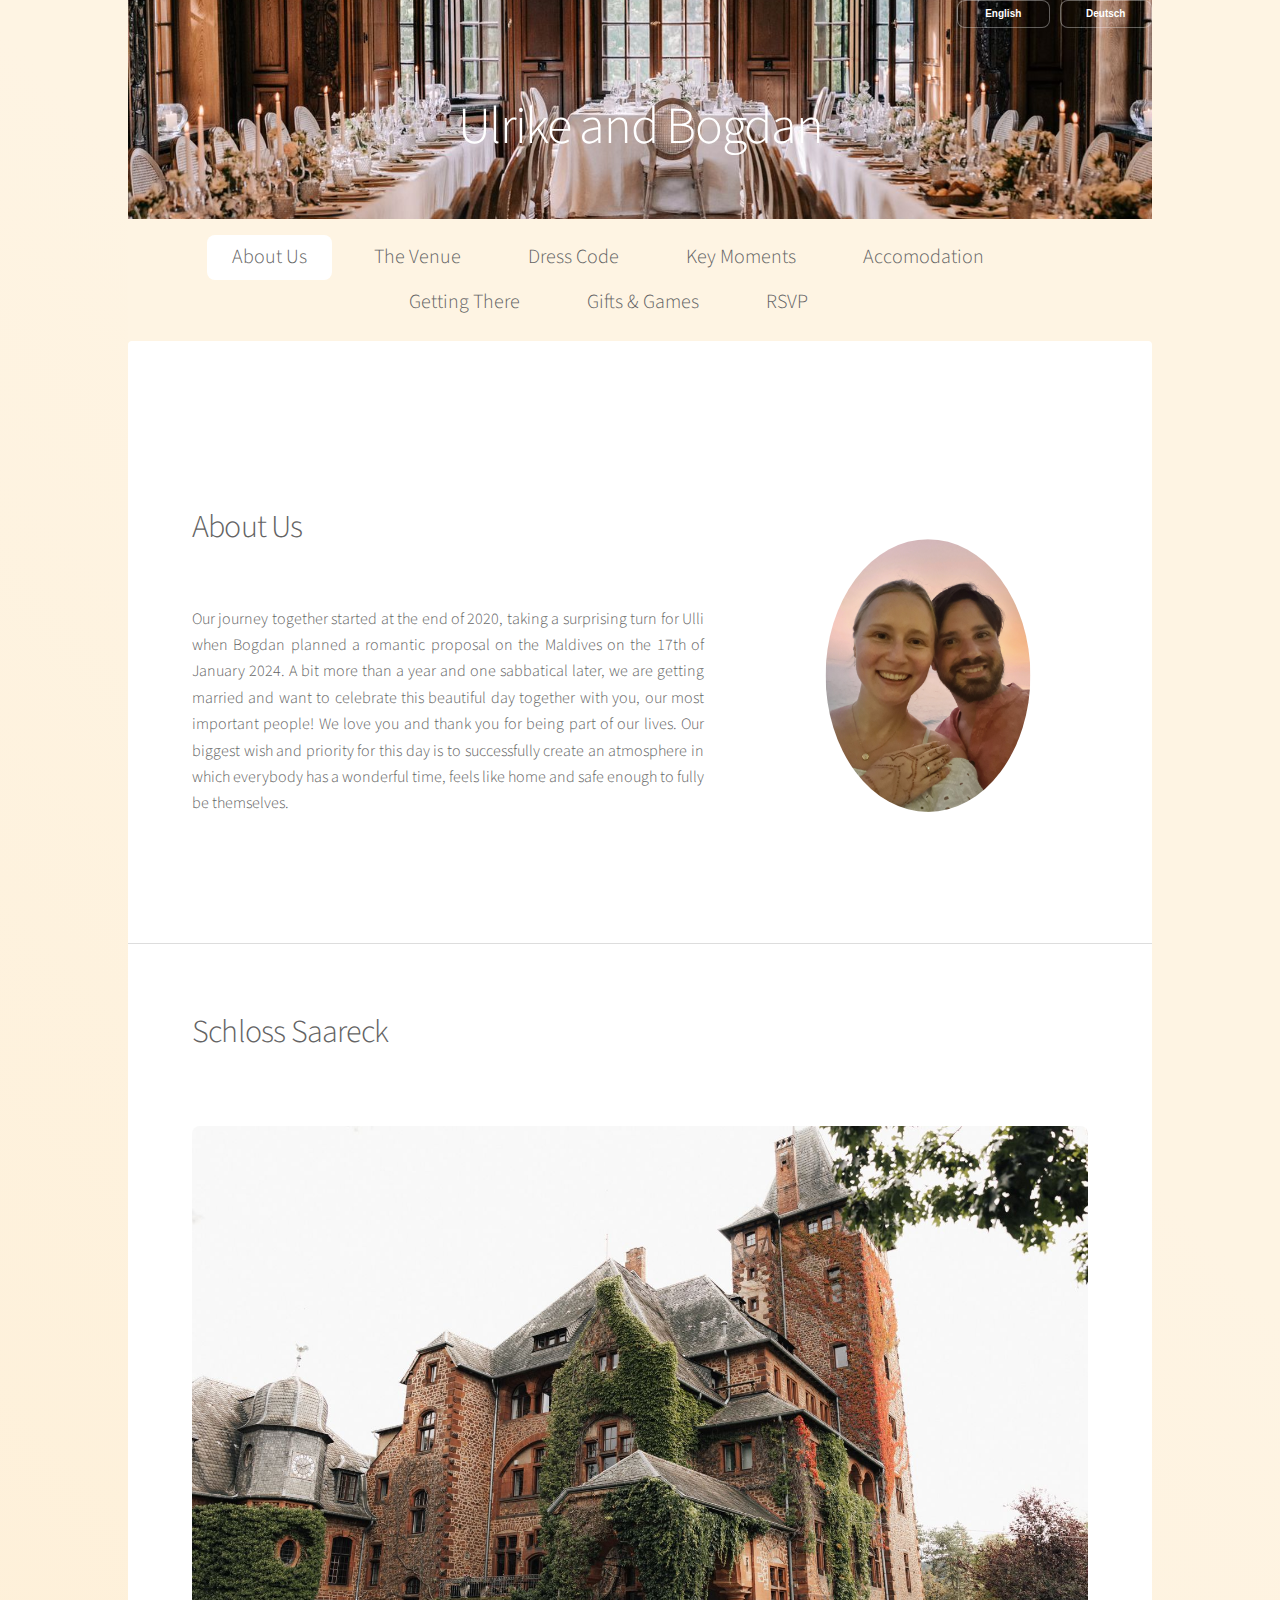
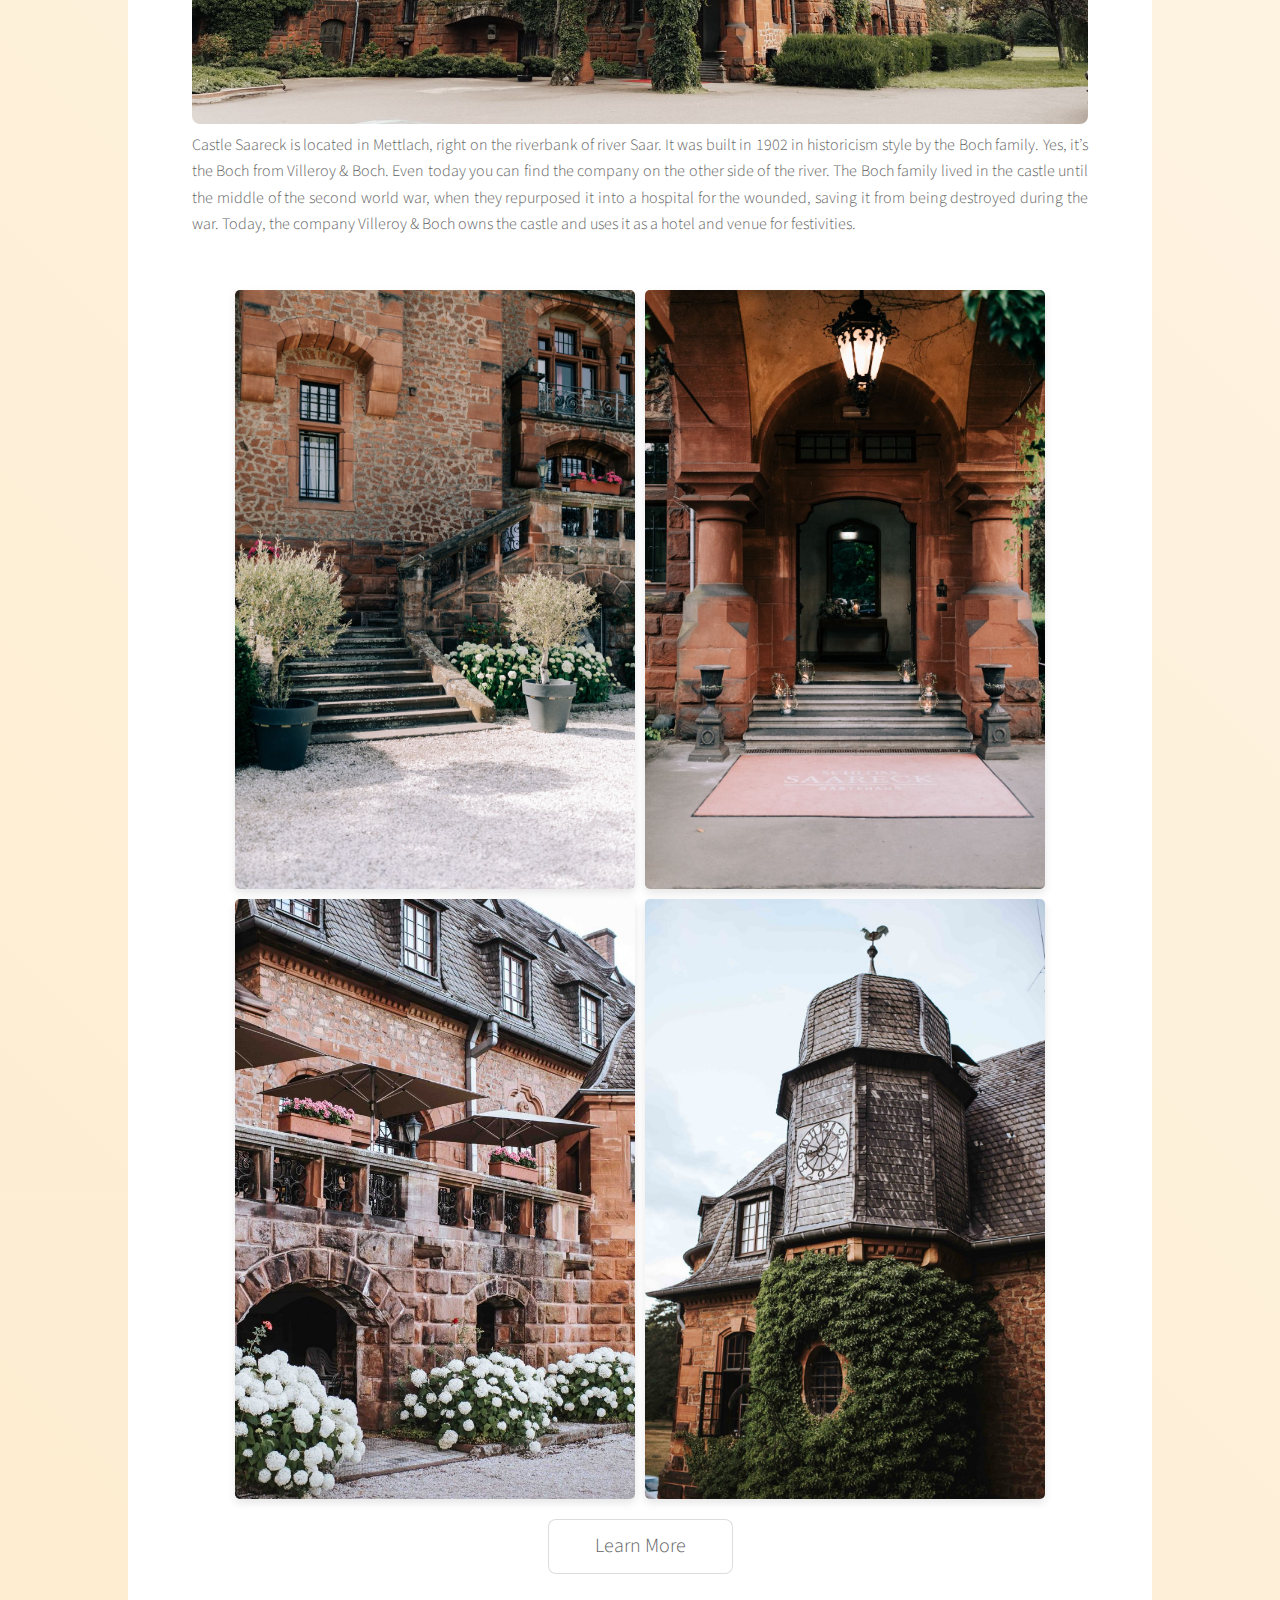
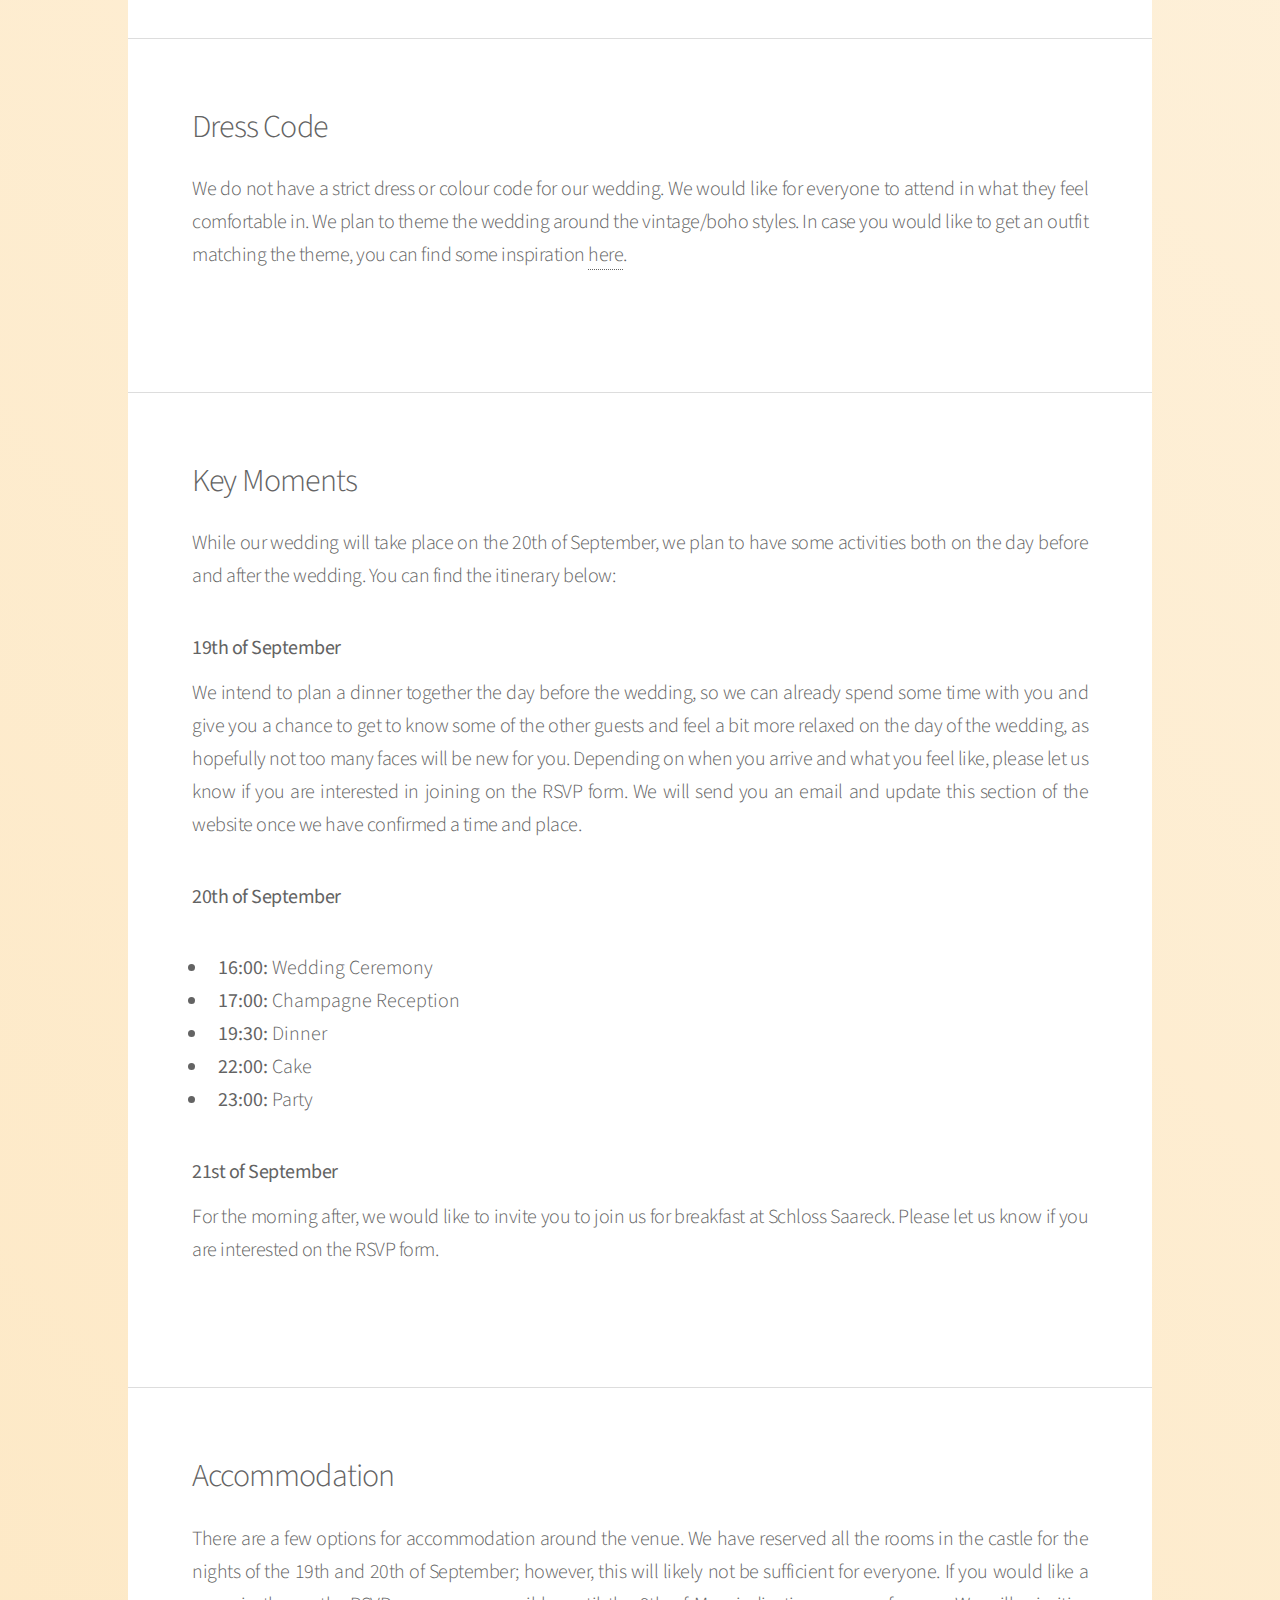
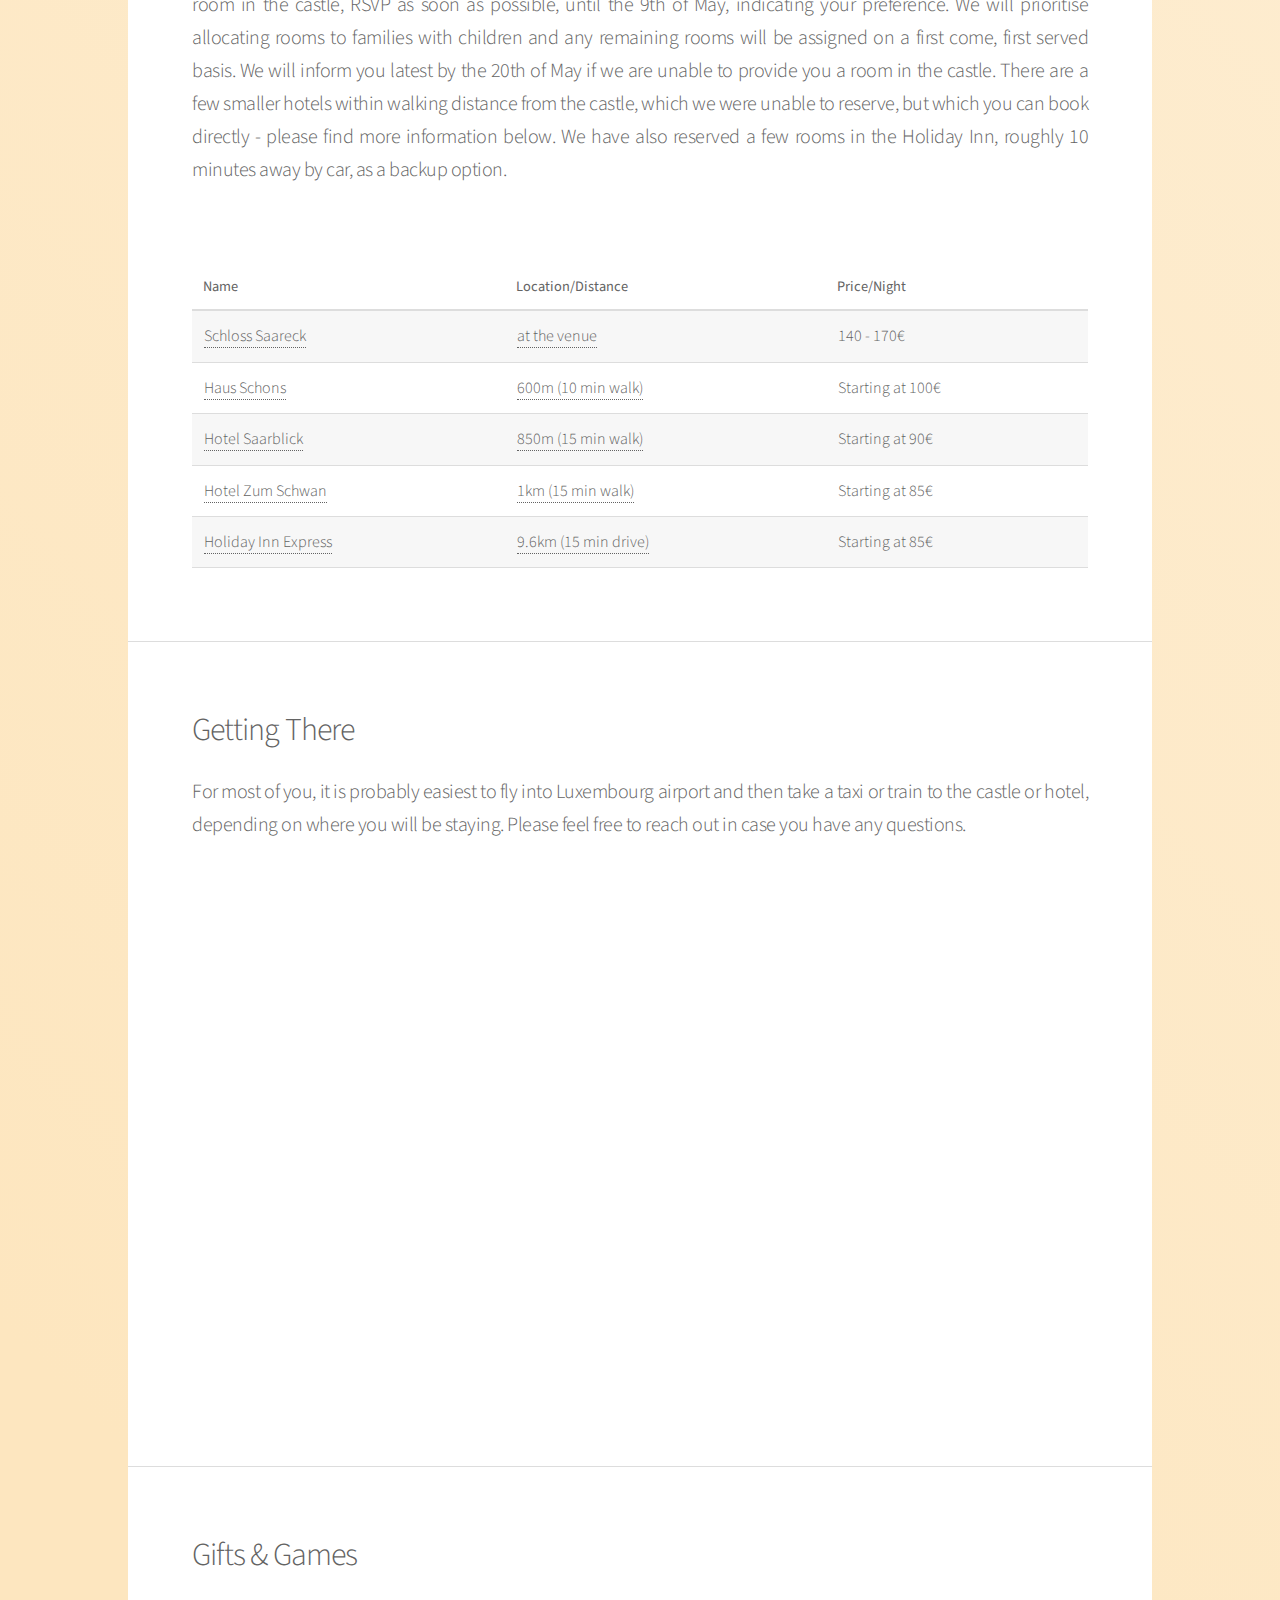
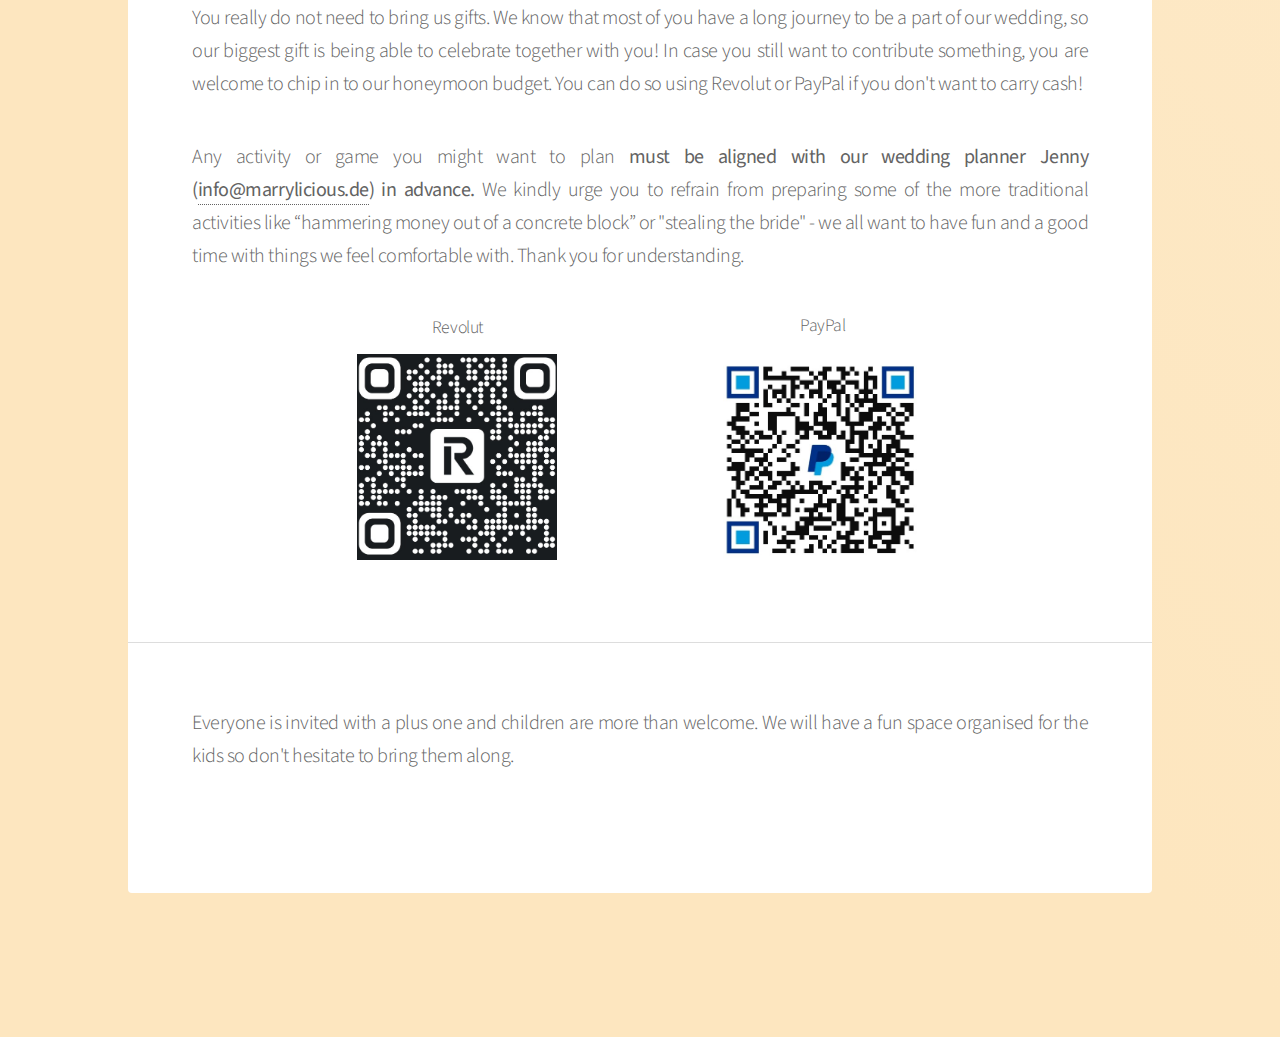
<file: index.html>
<!DOCTYPE HTML>

<!--
	Stellar by HTML5 UP
	html5up.net | @ajlkn
	Free for personal and commercial use under the CCA 3.0 license (html5up.net/license)
-->
<html lang="en">

<head>
	<title>Ulli and Bogdan ❤️</title>
	<meta charset="utf-8" />
	<meta name="robots" content="noindex, nofollow">
	<meta name="viewport" content="width=device-width, initial-scale=1, user-scalable=no" />
	<script>
		// Create a new <link> element dynamically
		let cssLink = document.createElement("link");
		cssLink.rel = "stylesheet";
		cssLink.href = "assets/css/main.css?v=" + new Date().getTime(); // Append a timestamp
		document.head.appendChild(cssLink);
	</script>
	<noscript>
		<link rel="stylesheet" href="assets/css/noscript.css" />
	</noscript>


<body class="is-preload">

	<!-- Wrapper -->
	<div id="wrapper">
		<!-- Google Translate Widget -->
		<!-- <div id="google_translate_element" class="translate-widget"></div>-->

		<!-- Language Selector -->
		<div class="language-selector">
			<button onclick="setLanguage('en')">English</button>
			<button onclick="setLanguage('de')">Deutsch</button>
		</div>


		<!-- Header -->
		<header id="header" class="alt"
			style="background-image: url('images/Wedding_Castle.jpg'); background-size: cover; background-position: center;">
			<h1 class="lang en">Ulrike and Bogdan</h1>
			<h1 class="lang de">Ulrike und Bogdan</h1>
		</header>

		<!-- Nav -->
		<nav id="nav">
			<ul>
				<li class="lang en"><a href="#intro" class="active">About Us</a></li>
				<li class="lang de"><a href="#intro" class="active">Über Uns</a></li>
				<li class="lang en"><a href="#location">The Venue</a></li>
				<li class="lang de"><a href="#location">Location</a></li>
				<li class="lang en"><a href="#dresscode">Dress Code</a></li>
				<li class="lang de"><a href="#dresscode">Dresscode</a></li>
				<li class="lang en"><a href="#keymoments">Key Moments</a></li>
				<li class="lang de"><a href="#keymoments">Ablauf</a></li>
				<li class="lang en"><a href="#accommodation">Accomodation</a></li>
				<li class="lang de"><a href="#accommodation">Übernachtung</a></li>
				<li class="lang en"><a href="#getting_there">Getting There</a></li>
				<li class="lang de"><a href="#getting_there">Anreise</a></li>
				<li class="lang en"><a href="#gifts">Gifts & Games</a></li>
				<li class="lang de"><a href="#gifts">Geschenke & Spiele</a></li>
				<li class="lang en"><a href="#rsvp">RSVP</a></li>
				<li class="lang de"><a href="#rsvp">RSVP</a></li>

			</ul>
		</nav>

		<!-- Main -->
		<div id="main">

			<!-- About Us -->
			<section id="intro" class="main">
				<div class="spotlight">
					<div class="content">
						<header class="major">
							<h2 class="lang en">About Us</h2>
							<h2 class="lang de">Über Uns</h2>
						</header>
						<p class="lang en">Our journey together started at the end of 2020, taking a surprising turn for
							Ulli when
							Bogdan planned a romantic proposal on the Maldives on the 17th of January 2024. A bit more
							than
							a year and one sabbatical later, we are getting married and want to celebrate this beautiful
							day together with you, our most important people! We love you and thank you for being part
							of
							our lives. Our biggest wish and priority for this day is to successfully create an
							atmosphere in which everybody has a wonderful time, feels like home and safe enough to fully
							be
							themselves.
						</p>
						<p class="lang de">Unsere gemeinsame Reise begann Ende 2020 und nahm für Ulli eine überraschende
							Wendung, als
							Bogdan am 17. Januar 2024 einen romantischen Heiratsantrag auf den Malediven plante. Etwas
							mehr als ein Jahr und ein Sabbatical später heiraten wir und möchten diesen schönen Tag
							gemeinsam mit euch, unseren wichtigsten Menschen, feiern! Wir lieben euch und sind dankbar,
							dass ihr Teil unseres Lebens seid. Unser größter Wunsch und unsere Priorität für diesen Tag
							ist es, eine Atmosphäre zu schaffen, in der ihr eine wundervolle Zeit habt, euch wie zu
							Hause und sicher genug fühlt, um ganz ihr selbst zu sein.

						</p>
					</div>
					<span class="image"><img src="images/Us.jpg" alt="" /></span>
				</div>
			</section>

			<!-- The Location -->
			<section id="location" class="main special">
				<header class="major">
					<h2 class="lang en">Schloss Saareck</h2>
					<h2 class="lang de">Schloss Saareck</h2>
				</header>
				<span class="image"><img src="images/Location.jpg" alt="Schloss Saareck" /></span>
				<p class="lang en">Castle Saareck is located in Mettlach, right on the riverbank of river Saar. It was
					built in 1902 in
					historicism style by the Boch family. Yes, it’s the Boch from Villeroy & Boch. Even today you can
					find
					the company on the other side of the river. The Boch family lived in the castle until the middle of
					the second world
					war, when they repurposed it into a hospital for the wounded, saving it from being destroyed
					during the war. Today, the company Villeroy & Boch owns the castle
					and uses it as a hotel and venue for festivities.
				</p>
				<p class="lang de">Schloss Saareck liegt in Mettlach, direkt am Ufer der Saar. Es wurde 1902 im Stil des
					Historismus von der Familie Boch erbaut. Ja, es ist der Boch von Villeroy & Boch. Noch heute ist das
					Unternehmen auf der anderen Seite des Flusses zu finden. Die Familie Boch bewohnte das Schloss bis
					zur Mitte des Zweiten Weltkriegs, als sie es in ein Lazarett für Verwundete umwandelte und es so vor
					der Zerstörung im Krieg bewahrte. Heute ist die Firma Villeroy & Boch Eigentümer des Schlosses und
					nutzt es als Hotel und Veranstaltungsort für Festlichkeiten.
				</p>
				<div class="image-gallery">
					<img src="images/picture1.jpg" alt="Picture 1" />
					<img src="images/picture2.jpg" alt="Picture 1" />
					<img src="images/picture3.jpg" alt="Picture 1" />
					<img src="images/picture4.jpg" alt="Picture 1" />
					<!-- Add more images as needed -->
				</div>
				<ul class="actions special lang en">
					<li><a href="https://www.schloss-saareck.de/en/" class="button" target="_blank"
							rel="noopener noreferrer">Learn More</a></li>
				</ul>
				<ul class="actions special lang de">
					<li><a href="https://www.schloss-saareck.de" class="button" target="_blank"
							rel="noopener noreferrer">Mehr Erfahren</a></li>
				</ul>
			</section>

			<!-- DressCode -->
			<section id="dresscode" class="main special">
				<header class="major">
					<h2 class="lang en">Dress Code</h2>
					<h2 class="lang de">Dresscode</h2>
					<p class="lang en">We do not have a strict dress or colour code for our wedding.
						We would like for everyone to attend in what they feel comfortable in.
						We plan to theme the wedding around the vintage/boho styles.
						In case you would like to get an outfit matching the theme, you can
						find some inspiration <a href="https://pin.it/6bevyjl1I" target="_blank"
							rel="noopener noreferrer">here</a>.</td>
					</p>
					<p class="lang de">Für unsere Hochzeit gibt es keine Farbvorgabe oder
						Pflicht zum Tragen bestimmter Kleidungsstücke.
						Wir möchten, dass jeder etwas tragen kann, in dem er sich wohlfühlt.
						Wir planen, die Hochzeit in Richtung Vintage/Boho zu gestalten. Falls ihr ein Outfit passend zum
						Thema tragen möchtet, findet ihr <a href="https://pin.it/6bevyjl1I" target="_blank"
							rel="noopener noreferrer">hier</a></td> Inspiration
					</p>
				</header>


			</section>

			<!-- Key Moments -->

			<section id="keymoments" class="main special">
				<header class="major lang en">
					<h2>Key Moments</h2>
					<p>While our wedding will take place on the 20th of September, we plan to have some activities both
						on the day before and after the wedding. You can find the itinerary below:</p>
					<h3><strong>19th of September</strong></h3>
					<p> We intend to plan a dinner together the day before the wedding, so we can already spend some
						time with you and give you a chance to get to know some of the other guests and feel a bit more
						relaxed on the day of the wedding, as hopefully not too many faces will be new for you.
						Depending on when you arrive and what you feel like, please let us know if you are interested in
						joining on the RSVP form. We will send you an email and update this section of the website once
						we have confirmed a time and place.
					</p>
					<h3><strong>20th of September</strong></h3>
					<p>
					<ul>
						<li> <strong> 16:00:</strong> Wedding Ceremony </li>
						<li> <strong> 17:00:</strong> Champagne Reception </li>
						<li> <strong> 19:30:</strong> Dinner </li>
						<li> <strong> 22:00:</strong> Cake</li>
						<li> <strong> 23:00:</strong> Party</li>
					</ul>

					</p>
					<h3><strong>21st of September</strong></h3>
					<p> For the morning after, we would like to invite you to join us for breakfast at Schloss Saareck.
						Please let us know if you are interested on the RSVP form.</p>






				</header>
				<header class="major lang de">
					<h2>Ablauf</h2>
					<p>Unsere Hochzeit findet am 20. September statt, aber wir planen sowohl am Tag davor als auch am
						Tag danach Aktivitäten. Den genauen Ablauf findet ihr nachfolgend:
					</p>
					<h3><strong>19. September</strong></h3>
					<p>Je nachdem, wann ihr ankommt, teilt uns bitte mit, ob ihr am Tag vor der Hochzeit bereits
						gemeinsam Zeit mit uns verbringen möchtet. Wir wollen am Tag vor der Hochzeit mit den bereits
						angereisten Gästen ein Abendessen planen, damit wir etwas Zeit mit euch verbringen
						können und ihr die Möglichkeit habt, schon ein paar der anderen Gäste kennenzulernen. Vielleicht
						hilft euch das auch, euch am Tag der Hochzeit noch etwas entspannter zu fühlen, da nicht mehr
						alle Gesichter neu für euch sind.
					</p>
					<h3><strong>20. September</strong></h3>
					<p>
					<ul>
						<li> <strong> 16:00 Uhr:</strong> Trauung </li>
						<li> <strong> 17:00 Uhr:</strong> Sektempfang </li>
						<li> <strong> 19:30 Uhr:</strong> Abendessen</li>
						<li> <strong> 22:00 Uhr:</strong> Torte</li>
						<li> <strong> 23:00 Uhr:</strong> Party</li>
					</ul>

					</p>
					<h3><strong>21. September</strong></h3>
					<p> Am nächsten Morgen wollen wir gemeinsam auf Schloss Saareck frühstücken. Bitte teilt uns in dem
						RSVP-Formular mit, ob ihr teilnehmen möchtet.
					</p>
				</header>


			</section>


			<!-- Accommodation -->
			<section id="accommodation" class="main special">
				<header class="major">
					<h2 class="lang en">Accommodation</h2>
					<h2 class="lang de">Übernachtung</h2>
					<p class="lang en">There are a few options for accommodation around the venue. We have reserved all
						the rooms in the castle for the nights of the 19th and 20th of September;
						however, this will likely not be sufficient for everyone. If you would like a room
						in the castle, RSVP as soon as possible, until the 9th of May, indicating your
						preference. We will prioritise allocating rooms to families with children and
						any remaining rooms will be assigned on a first come, first served basis. We will inform you
						latest by the 20th of May if we are unable to provide you a room in the castle.
						There are a few smaller hotels within walking distance from the castle, which we were unable to
						reserve, but which you can book directly - please find more information below.
						We have also reserved a few rooms in the Holiday Inn, roughly 10 minutes away by car, as a
						backup
						option.
					</p>
					<p class="lang de">Es gibt einige Übernachtungsmöglichkeiten rund um den Veranstaltungsort. Wir
						haben für die Nächte vom 19. und 20. September alle Zimmer im Schloss reserviert, dies wird
						jedoch wahrscheinlich nicht für alle ausreichen. Wenn ihr ein Zimmer im Schloss wünscht,
						antwortet bitte bis spätestens zum 9. Mai und gebt dies in der RSVP Form an. Wir vergeben Zimmer
						vorrangig an Familien mit Kindern, und alle verbleibenden Zimmer werden nach dem Prinzip „Wer
						zuerst kommt, mahlt zuerst“ vergeben. Sollten wir euch kein Zimmer im Schloss anbieten können,
						informieren wir euch spätestens am 20. Mai. Es gibt einige kleinere Hotels in fußläufiger
						Entfernung vom Schloss, die wir nicht reservieren konnten, die ihr aber direkt buchen könnt –
						weitere Informationen findet ihr in der Tabelle. Als Ausweichmöglichkeit haben wir außerdem
						einige Zimmer im Holiday Inn reserviert, das etwa 10 Autominuten entfernt liegt.
					</p>
				</header>

				<div class="table-wrapper lang en">
					<table>
						<thead>
							<tr>
								<th>Name</th>
								<th>Location/Distance</th>
								<th>Price/Night</th>
							</tr>
						</thead>
						<tbody>
							<tr>
								<td><a href="https://www.schloss-saareck.de/en/rooms-suites/rooms-suites-information"
										target="_blank" rel="noopener noreferrer">Schloss Saareck</a></td>
								<td><a href="https://maps.app.goo.gl/JNKwE5s88At2ML5u8" target="_blank"
										rel="noopener noreferrer">at the venue</a></td>
								<td>140 - 170€</td>
							</tr>
							<tr>
								<td><a href="https://www.hotel-haus-schons.de/en/rooms" target="_blank"
										rel="noopener noreferrer">Haus Schons</a></td>
								<td><a href="https://maps.app.goo.gl/MmWpxFfkBXfcWCPa8" target="_blank"
										rel="noopener noreferrer">600m (10 min walk)</a></td>
								<td>Starting at 100€</td>
							</tr>
							<tr>
								<td><a href="https://hotelsaarblick.de/rooms/?lang=en" target="_blank"
										rel="noopener noreferrer">Hotel Saarblick</a></td>
								<td><a href="https://maps.app.goo.gl/egf2m2bhZBgKTDxM6" target="_blank"
										rel="noopener noreferrer">850m (15 min walk)</a></td>
								<td>Starting at 90€</td>
							</tr>

							<tr>
								<td><a href="https://www.hotel-schwan-mettlach.de/zimmer/" target="_blank"
										rel="noopener noreferrer">Hotel Zum Schwan</a></td>
								<td><a href="https://maps.app.goo.gl/kP82Ydzy1se2tsvm9" target="_blank"
										rel="noopener noreferrer">1km (15 min walk)</a></td>
								<td>Starting at 85€</td>
							</tr>
							<tr>
								<td><a href="https://www.ihg.com/holidayinnexpress/hotels/gb/en/merzig/scnmz/hoteldetail"
										target="_blank" rel="noopener noreferrer">Holiday Inn Express</a></td>
								<td><a href="https://maps.app.goo.gl/hzYXMqhh9X4odUJ3A" target="_blank"
										rel="noopener noreferrer">9.6km (15 min drive)</a></td>
								<td>Starting at 85€</td>
							</tr>

						</tbody>

					</table>
				</div>

				<div class="table-wrapper lang de">
					<table>
						<thead>
							<tr>
								<th>Hotel</th>
								<th>Location/Entfernung</th>
								<th>Preis/Nacht</th>
							</tr>
						</thead>
						<tbody>
							<tr>
								<td><a href="https://www.schloss-saareck.de/zimmer-suiten/kategorien" target="_blank"
										rel="noopener noreferrer">Schloss Saareck</a></td>
								<td><a href="https://maps.app.goo.gl/JNKwE5s88At2ML5u8" target="_blank"
										rel="noopener noreferrer">Schloss</a></td>
								<td>140 - 170€</td>
							</tr>
							<tr>
								<td><a href="https://www.hotel-haus-schons.de/zimmer" target="_blank"
										rel="noopener noreferrer">Haus Schons</a></td>
								<td><a href="https://maps.app.goo.gl/MmWpxFfkBXfcWCPa8" target="_blank"
										rel="noopener noreferrer">600m (10 min Fußweg)</a></td>
								<td>Ab 100€</td>
							</tr>
							<tr>
								<td><a href="https://hotelsaarblick.de/zimmer/" target="_blank"
										rel="noopener noreferrer">Hotel Saarblick</a></td>
								<td><a href="https://maps.app.goo.gl/egf2m2bhZBgKTDxM6" target="_blank"
										rel="noopener noreferrer">850m (15 min Fußweg)</a></td>
								<td>Ab 90€</td>
							</tr>

							<tr>
								<td><a href="https://www.hotel-schwan-mettlach.de/zimmer/" target="_blank"
										rel="noopener noreferrer">Hotel Zum Schwan</a></td>
								<td><a href="https://maps.app.goo.gl/kP82Ydzy1se2tsvm9" target="_blank"
										rel="noopener noreferrer">1km (15 min Fußweg)</a></td>
								<td>Ab 85€</td>
							</tr>
							<tr>
								<td><a href="https://www.ihg.com/holidayinnexpress/hotels/de/de/merzig/scnmz/hoteldetail"
										target="_blank" rel="noopener noreferrer">Holiday Inn Express</a></td>
								<td><a href="https://maps.app.goo.gl/hzYXMqhh9X4odUJ3A" target="_blank"
										rel="noopener noreferrer">9.6km (15 min Fahrt)</a></td>
								<td>Ab 85€</td>
							</tr>

						</tbody>

					</table>
				</div>

			</section>

			<!-- Getting There -->
			<section id="getting_there" class="main special">
				<header class="major">
					<h2 class="lang en">Getting There</h2>
					<h2 class="lang de">Anreise</h2>
					<p class="lang en">For most of you, it is probably easiest to fly into Luxembourg airport and then
						take a taxi or
						train to the castle or hotel, depending on where you will be staying. Please feel free to reach
						out in case you have any questions.

					</p>
					<p class="lang de">Für die meisten von euch ist es wahrscheinlich am einfachsten, zum Luxemburger
						Flughafen zu fliegen und dann ein Taxi oder den Zug zum Schloss oder Hotel zu nehmen. Bei Fragen
						könnt ihr euch jederzeit an uns wenden. <br>


					</p>
					<div class="map-container">
						<iframe frameborder="0" style="border:0" referrerpolicy="no-referrer-when-downgrade"
							src="https://www.google.com/maps/embed/v1/place?key=AIzaSyAUg3KH8u1c7u2UiPZ43SOXMFKNjdu1Mjs&q=Gästehaus Schloss Saareck"
							allowfullscreen>
						</iframe>
					</div>


				</header>
				<footer class="major">
					<!--	<ul class="actions special">
						<li><a href="generic.html" class="button primary">Get Started</a></li>
						<li><a href="generic.html" class="button">Learn More</a></li>
					</ul> -->
				</footer>
			</section>

			<!-- Gifts -->
			<section id="gifts" class="main special">
				<header class="major">
					<h2 class="lang en">Gifts & Games</h2>
					<h2 class="lang de">Geschenke & Spiele</h2>
					<p class="lang en">You really do not need to bring us gifts. We know that most of you have a long
						journey to be a
						part of our wedding, so our biggest gift is being able to celebrate together with you!
						In case you still want to contribute something, you are welcome to chip in to our honeymoon
						budget. You can do so using Revolut or PayPal if you don't want to carry cash!</p>
					<p class="lang de">
						Ihr müsst uns wirklich keine Geschenke mitbringen. Wir wissen, dass die meisten von euch einen
						langen Weg vor sich haben, um an unserer Hochzeit teilzunehmen. Für uns ist das größte Geschenk,
						gemeinsam mit euch feiern zu können! Falls ihr dennoch etwas mitbringen möchten, freuen wir uns
						über einen Beitrag für unser Flitterwochen-Budget. </p>

					<p class="lang en">Any activity or game you might want to plan <strong>must be aligned with our
							wedding planner
							Jenny (<a href="mailto:info@marrylicious.de">info@marrylicious.de</a>) in
							advance. </strong> We kindly urge you to refrain from preparing some of the more traditional
						activities like
						“hammering money out of a concrete block” or "stealing the bride" - we all want to have fun
						and a good time with things we feel comfortable with. Thank you for understanding.
					</p>
					<p class="lang de">Alle Aktivitäten oder Spiele, die ihr planen möchtet, <strong>müssen im Voraus
							mit
							unserer
							Hochzeitsplanerin Jenny (<a href="mailto:info@marrylicious.de">info@marrylicious.de</a>)
							abgestimmt werden. </strong> Wir bitten euch, auf die
						Vorbereitung traditionellerer Aktivitäten wie „Geld aus einem Betonblock schlagen“ oder „Die
						Braut stehlen“ zu verzichten – wir alle möchten Spaß und eine gute Zeit mit Dingen haben, mit
						denen wir uns wohl fühlen. Vielen Dank für euer Verständnis. </p>
					<div class="desktop-content">
						<div class="payment-option">
							<!-- QR Code for desktop devices -->
							<h4>Revolut</h4>
							<img src="images/Revolut.jpg" alt="QR Code">
						</div>
						<div class="payment-option">
							<h4>PayPal</h4>
							<img src="images/Paypal.jpg" alt="QR Code">
						</div>
					</div>
					<div class="mobile-content">
						<!-- Button for mobile devices -->
						<a href="https://revolut.me/bogdaneqo1" class="button small" target="_blank"
							rel="noopener noreferrer">Revolut</a>
						<a href="https://www.paypal.com/qrcodes/p2pqrc/GQ28SN8PSHUFW" class="button small"
							target="_blank" rel="noopener noreferrer">PayPal</a>
					</div>


				</header>
				<footer class="major">
					<!--	<ul class="actions special">
						<li><a href="generic.html" class="button primary">Get Started</a></li>
						<li><a href="generic.html" class="button">Learn More</a></li>
					</ul> -->
				</footer>
			</section>


			<!-- RSVP -->
			<section id="rsvp" class="main special">
				<header class="major">
					<p class="lang en">Everyone is invited with a plus one and children are more than welcome. We will
						have a fun space
						organised for the kids so don't hesitate to bring them along.</p>
					<p class="lang de">Eure Partner:innen und Kinder sind selbstverständlich auch herzlich eingeladen.
						Wir werden für die Kinder auch einen Spielbereich haben, zögert also nicht, sie mitzubringen.
					</p>



				</header>
				<!-- <div class="iframe-container">
					<iframe
						src="https://docs.google.com/forms/d/e/1FAIpQLScnqw0QNq0OzRTQqtqCV-5GgIpiiYGOwOSROMtEmhBTcPyYog/viewform?embedded=true">Loading…</iframe>
				</div> -->

				<div id="ff-compose"></div>
				<script async defer
					src="https://formfacade.com/include/116088531955293160852/form/1FAIpQLScnqw0QNq0OzRTQqtqCV-5GgIpiiYGOwOSROMtEmhBTcPyYog/classic.js?div=ff-compose"></script>
			</section>

		</div>

		<!-- Footer -->
		<footer id="footer">
			<section>
				<!--		<dt STYLE="color:black">Email</dt>
				<dd STYLE="color:black"><a href="mailto:info@marrylicious.de">info@marrylicious.de</a></dd>
				 	<h2>Aliquam sed mauris</h2>
				<p>Sed lorem ipsum dolor sit amet et nullam consequat feugiat consequat magna adipiscing tempus etiam
					dolore veroeros. eget dapibus mauris. Cras aliquet, nisl ut viverra sollicitudin, ligula erat
					egestas velit, vitae tincidunt odio.</p>
				<ul class="actions">
					<li><a href="generic.html" class="button">Learn More</a></li>
				</ul>
			</section>
			<section>
				<h2>Etiam feugiat</h2>
				<dl class="alt">
					<dt>Address</dt>
					<dd>1234 Somewhere Road &bull; Nashville, TN 00000 &bull; USA</dd>
					<dt>Phone</dt>
					<dd>(000) 000-0000 x 0000</dd>
					<dt>Email</dt>
					<dd><a href="#">information@untitled.tld</a></dd>
				</dl>
				<ul class="icons">
					<li><a href="#" class="icon brands fa-twitter alt"><span class="label">Twitter</span></a></li>
					<li><a href="#" class="icon brands fa-facebook-f alt"><span class="label">Facebook</span></a></li>
					<li><a href="#" class="icon brands fa-instagram alt"><span class="label">Instagram</span></a></li>
					<li><a href="#" class="icon brands fa-github alt"><span class="label">GitHub</span></a></li>
					<li><a href="#" class="icon brands fa-dribbble alt"><span class="label">Dribbble</span></a></li>
				</ul>
			
			<p class="copyright">&copy; Untitled. Design: <a href="https://html5up.net">HTML5 UP</a>.</p> -->
			</section>
		</footer>

	</div>

	<!-- Scripts -->
	<script src="assets/js/jquery.min.js"></script>
	<script src="assets/js/jquery.scrollex.min.js"></script>
	<script src="assets/js/jquery.scrolly.min.js"></script>
	<script src="assets/js/browser.min.js"></script>
	<script src="assets/js/breakpoints.min.js"></script>
	<script src="assets/js/util.js"></script>
	<script src="assets/js/main.js"></script>

</body>

</html>
</file>
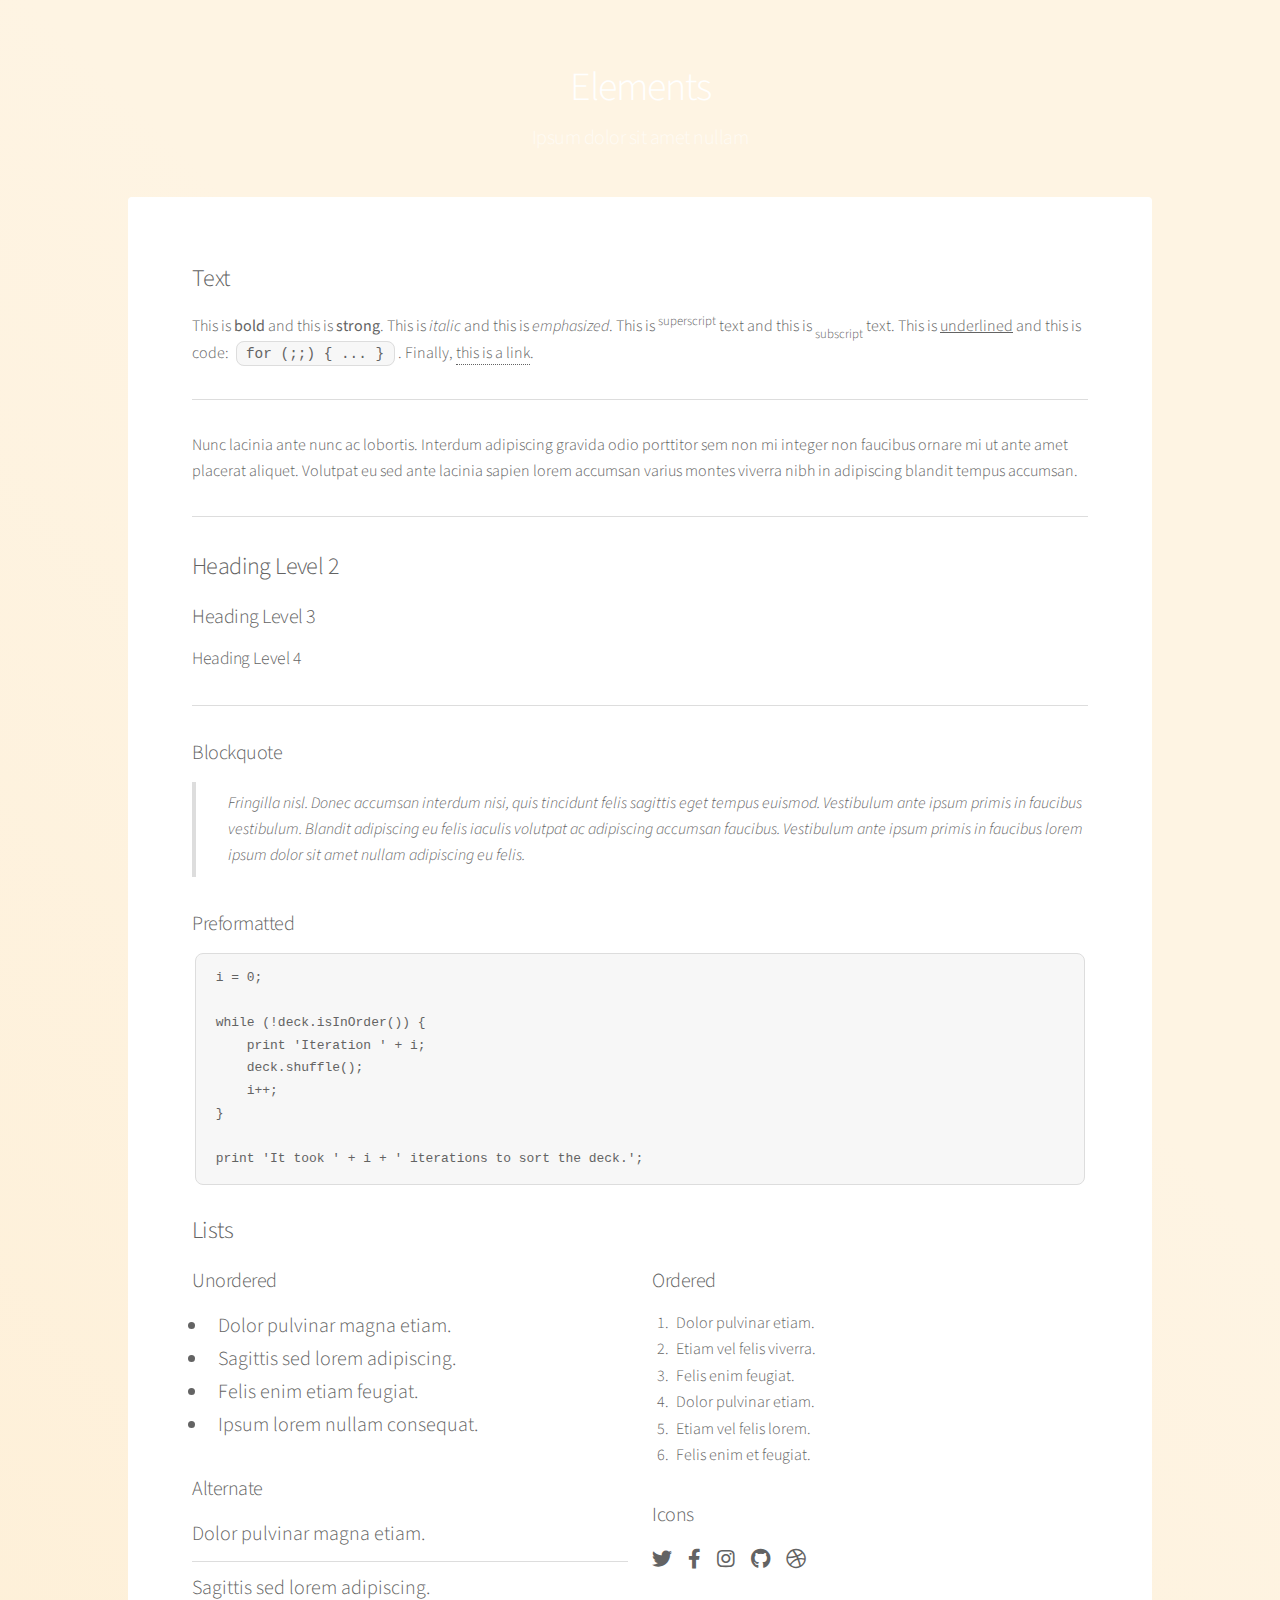
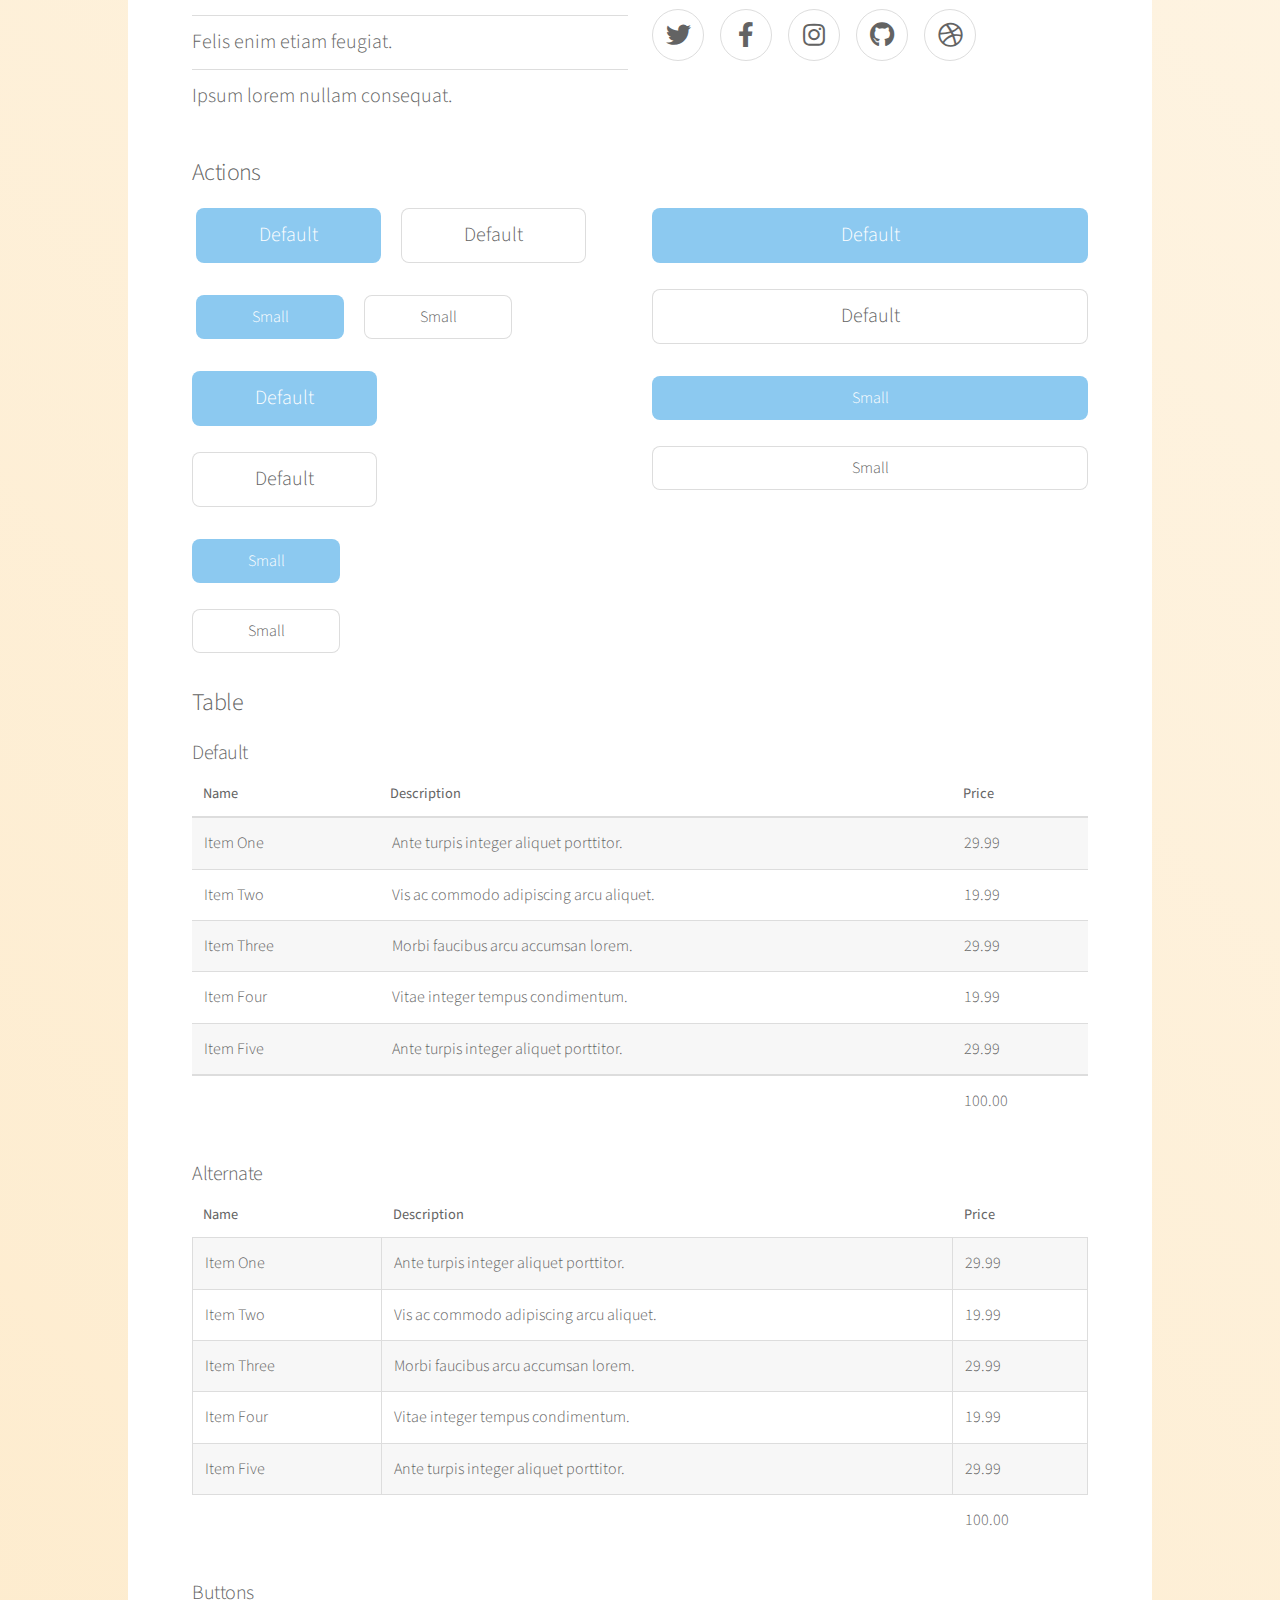
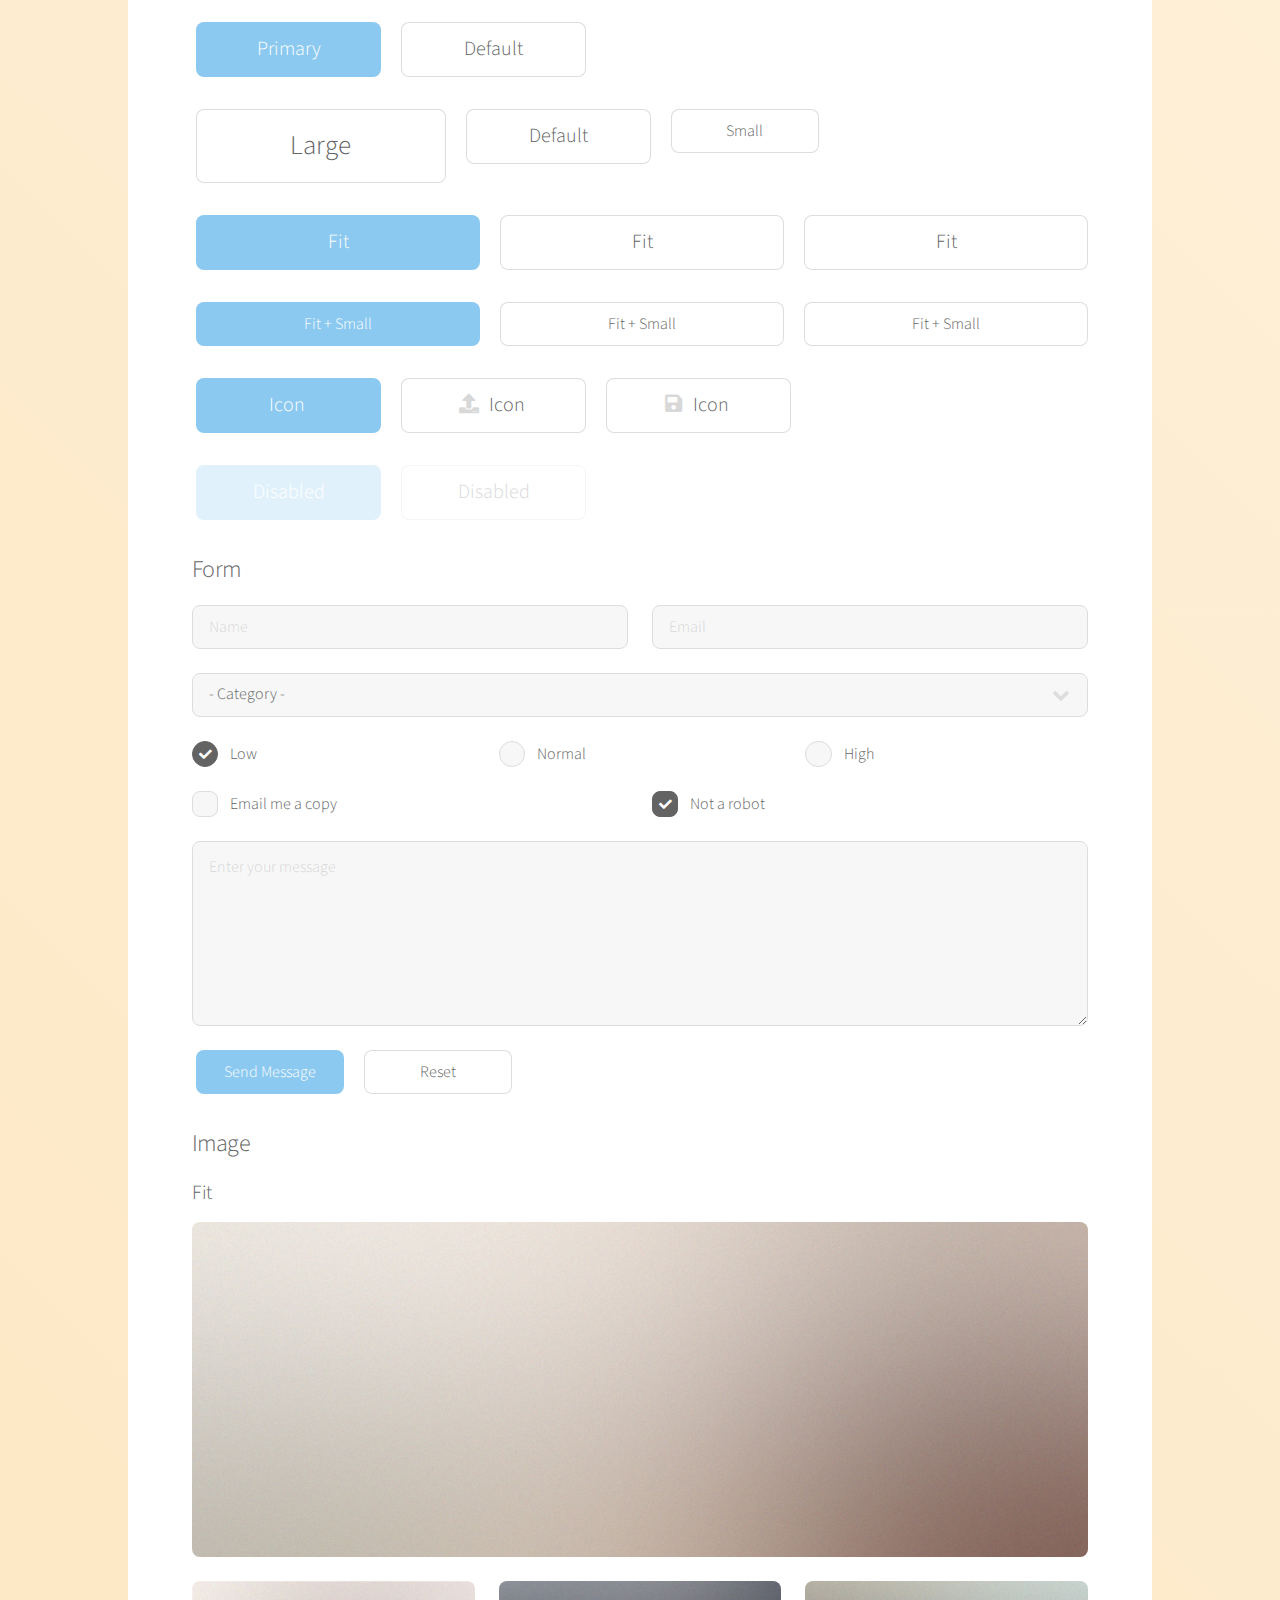
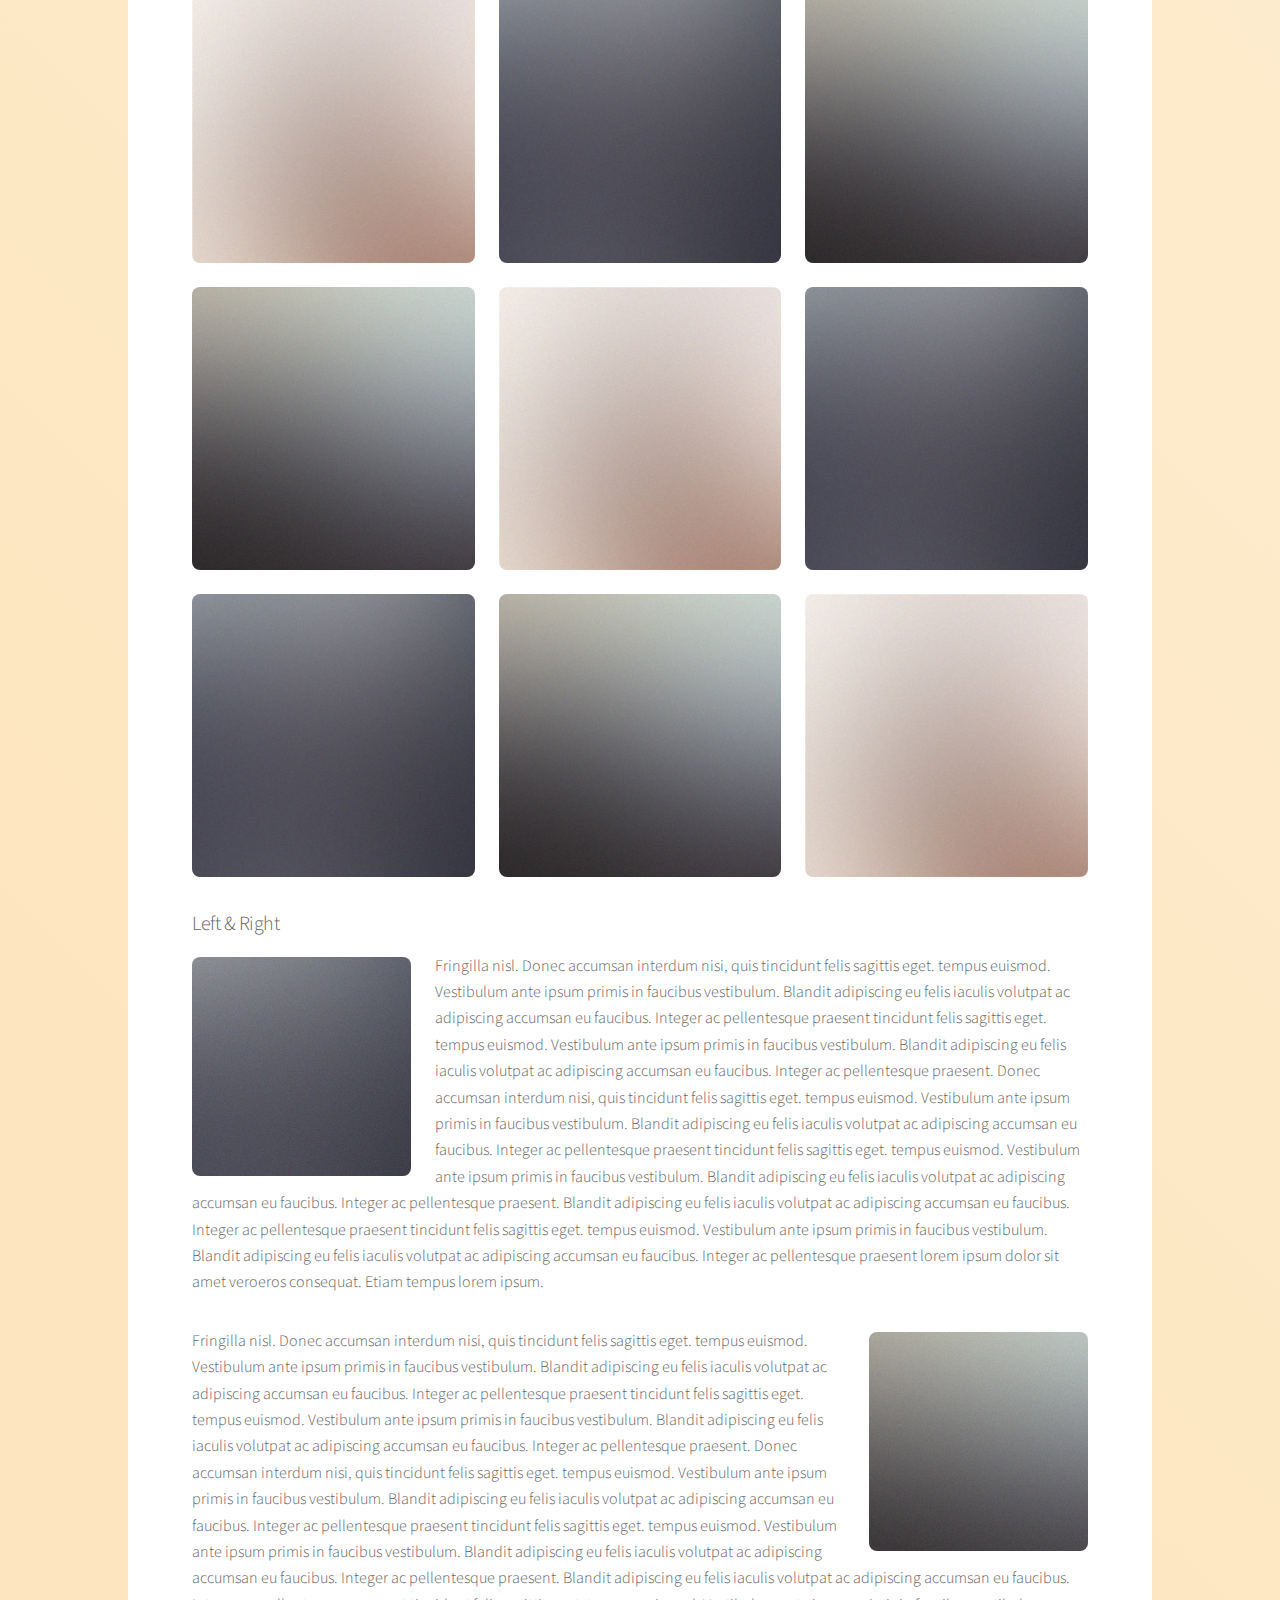
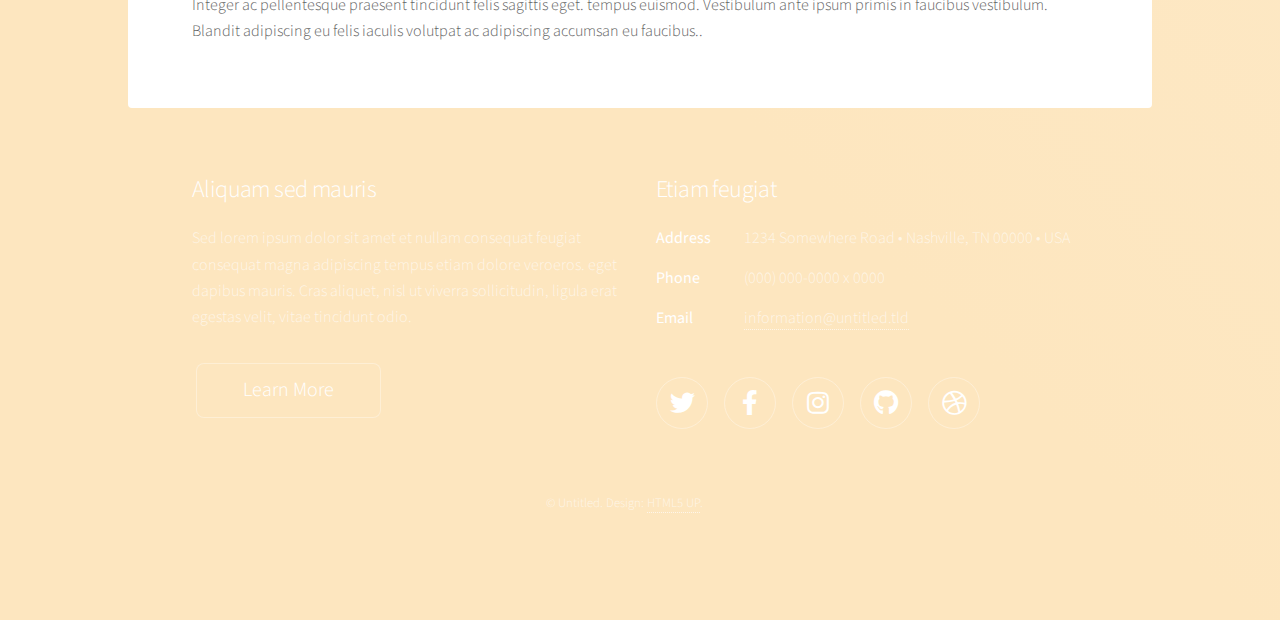
<file: elements.html>
<!DOCTYPE HTML>
<!--
	Stellar by HTML5 UP
	html5up.net | @ajlkn
	Free for personal and commercial use under the CCA 3.0 license (html5up.net/license)
-->
<html>
	<head>
		<title>Elements - Stellar by HTML5 UP</title>
		<meta charset="utf-8" />
		<meta name="viewport" content="width=device-width, initial-scale=1, user-scalable=no" />
		<link rel="stylesheet" href="assets/css/main.css" />
		<noscript><link rel="stylesheet" href="assets/css/noscript.css" /></noscript>
	</head>
	<body class="is-preload">

		<!-- Wrapper -->
			<div id="wrapper">

				<!-- Header -->
					<header id="header">
						<h1>Elements</h1>
						<p>Ipsum dolor sit amet nullam</p>
					</header>

				<!-- Main -->
					<div id="main">

						<!-- Content -->
							<section id="content" class="main">

								<!-- Text -->
									<section>
										<h2>Text</h2>
										<p>This is <b>bold</b> and this is <strong>strong</strong>. This is <i>italic</i> and this is <em>emphasized</em>.
										This is <sup>superscript</sup> text and this is <sub>subscript</sub> text.
										This is <u>underlined</u> and this is code: <code>for (;;) { ... }</code>. Finally, <a href="#">this is a link</a>.</p>
										<hr />
										<p>Nunc lacinia ante nunc ac lobortis. Interdum adipiscing gravida odio porttitor sem non mi integer non faucibus ornare mi ut ante amet placerat aliquet. Volutpat eu sed ante lacinia sapien lorem accumsan varius montes viverra nibh in adipiscing blandit tempus accumsan.</p>
										<hr />
										<h2>Heading Level 2</h2>
										<h3>Heading Level 3</h3>
										<h4>Heading Level 4</h4>
										<hr />
										<h3>Blockquote</h3>
										<blockquote>Fringilla nisl. Donec accumsan interdum nisi, quis tincidunt felis sagittis eget tempus euismod. Vestibulum ante ipsum primis in faucibus vestibulum. Blandit adipiscing eu felis iaculis volutpat ac adipiscing accumsan faucibus. Vestibulum ante ipsum primis in faucibus lorem ipsum dolor sit amet nullam adipiscing eu felis.</blockquote>
										<h3>Preformatted</h3>
										<pre><code>i = 0;

while (!deck.isInOrder()) {
    print 'Iteration ' + i;
    deck.shuffle();
    i++;
}

print 'It took ' + i + ' iterations to sort the deck.';</code></pre>
									</section>

								<!-- Lists -->
									<section>
										<h2>Lists</h2>
										<div class="row">
											<div class="col-6 col-12-medium">
												<h3>Unordered</h3>
												<ul>
													<li>Dolor pulvinar magna etiam.</li>
													<li>Sagittis sed lorem adipiscing.</li>
													<li>Felis enim etiam feugiat.</li>
													<li>Ipsum lorem nullam consequat.</li>
												</ul>
												<h3>Alternate</h3>
												<ul class="alt">
													<li>Dolor pulvinar magna etiam.</li>
													<li>Sagittis sed lorem adipiscing.</li>
													<li>Felis enim etiam feugiat.</li>
													<li>Ipsum lorem nullam consequat.</li>
												</ul>
											</div>
											<div class="col-6 col-12-medium">
												<h3>Ordered</h3>
												<ol>
													<li>Dolor pulvinar etiam.</li>
													<li>Etiam vel felis viverra.</li>
													<li>Felis enim feugiat.</li>
													<li>Dolor pulvinar etiam.</li>
													<li>Etiam vel felis lorem.</li>
													<li>Felis enim et feugiat.</li>
												</ol>
												<h3>Icons</h3>
												<ul class="icons">
													<li><a href="#" class="icon brands fa-twitter"><span class="label">Twitter</span></a></li>
													<li><a href="#" class="icon brands fa-facebook-f"><span class="label">Facebook</span></a></li>
													<li><a href="#" class="icon brands fa-instagram"><span class="label">Instagram</span></a></li>
													<li><a href="#" class="icon brands fa-github"><span class="label">GitHub</span></a></li>
													<li><a href="#" class="icon brands fa-dribbble"><span class="label">Dribbble</span></a></li>
												</ul>
												<ul class="icons">
													<li><a href="#" class="icon brands alt fa-twitter"><span class="label">Twitter</span></a></li>
													<li><a href="#" class="icon brands alt fa-facebook-f"><span class="label">Facebook</span></a></li>
													<li><a href="#" class="icon brands alt fa-instagram"><span class="label">Instagram</span></a></li>
													<li><a href="#" class="icon brands alt fa-github"><span class="label">GitHub</span></a></li>
													<li><a href="#" class="icon brands alt fa-dribbble"><span class="label">Dribbble</span></a></li>
												</ul>
											</div>
										</div>
										<h2>Actions</h2>
										<div class="row">
											<div class="col-6 col-12-medium">
												<ul class="actions">
													<li><a href="#" class="button primary">Default</a></li>
													<li><a href="#" class="button">Default</a></li>
												</ul>
												<ul class="actions small">
													<li><a href="#" class="button primary small">Small</a></li>
													<li><a href="#" class="button small">Small</a></li>
												</ul>
												<ul class="actions stacked">
													<li><a href="#" class="button primary">Default</a></li>
													<li><a href="#" class="button">Default</a></li>
												</ul>
												<ul class="actions stacked">
													<li><a href="#" class="button primary small">Small</a></li>
													<li><a href="#" class="button small">Small</a></li>
												</ul>
											</div>
											<div class="col-6 col-12-medium">
												<ul class="actions stacked">
													<li><a href="#" class="button primary fit">Default</a></li>
													<li><a href="#" class="button fit">Default</a></li>
												</ul>
												<ul class="actions stacked">
													<li><a href="#" class="button primary small fit">Small</a></li>
													<li><a href="#" class="button small fit">Small</a></li>
												</ul>
											</div>
										</div>
									</section>

								<!-- Table -->
									<section>
										<h2>Table</h2>
										<h3>Default</h3>
										<div class="table-wrapper">
											<table>
												<thead>
													<tr>
														<th>Name</th>
														<th>Description</th>
														<th>Price</th>
													</tr>
												</thead>
												<tbody>
													<tr>
														<td>Item One</td>
														<td>Ante turpis integer aliquet porttitor.</td>
														<td>29.99</td>
													</tr>
													<tr>
														<td>Item Two</td>
														<td>Vis ac commodo adipiscing arcu aliquet.</td>
														<td>19.99</td>
													</tr>
													<tr>
														<td>Item Three</td>
														<td> Morbi faucibus arcu accumsan lorem.</td>
														<td>29.99</td>
													</tr>
													<tr>
														<td>Item Four</td>
														<td>Vitae integer tempus condimentum.</td>
														<td>19.99</td>
													</tr>
													<tr>
														<td>Item Five</td>
														<td>Ante turpis integer aliquet porttitor.</td>
														<td>29.99</td>
													</tr>
												</tbody>
												<tfoot>
													<tr>
														<td colspan="2"></td>
														<td>100.00</td>
													</tr>
												</tfoot>
											</table>
										</div>

										<h3>Alternate</h3>
										<div class="table-wrapper">
											<table class="alt">
												<thead>
													<tr>
														<th>Name</th>
														<th>Description</th>
														<th>Price</th>
													</tr>
												</thead>
												<tbody>
													<tr>
														<td>Item One</td>
														<td>Ante turpis integer aliquet porttitor.</td>
														<td>29.99</td>
													</tr>
													<tr>
														<td>Item Two</td>
														<td>Vis ac commodo adipiscing arcu aliquet.</td>
														<td>19.99</td>
													</tr>
													<tr>
														<td>Item Three</td>
														<td> Morbi faucibus arcu accumsan lorem.</td>
														<td>29.99</td>
													</tr>
													<tr>
														<td>Item Four</td>
														<td>Vitae integer tempus condimentum.</td>
														<td>19.99</td>
													</tr>
													<tr>
														<td>Item Five</td>
														<td>Ante turpis integer aliquet porttitor.</td>
														<td>29.99</td>
													</tr>
												</tbody>
												<tfoot>
													<tr>
														<td colspan="2"></td>
														<td>100.00</td>
													</tr>
												</tfoot>
											</table>
										</div>
									</section>

								<!-- Buttons -->
									<section>
										<h3>Buttons</h3>
										<ul class="actions">
											<li><a href="#" class="button primary">Primary</a></li>
											<li><a href="#" class="button">Default</a></li>
										</ul>
										<ul class="actions">
											<li><a href="#" class="button large">Large</a></li>
											<li><a href="#" class="button">Default</a></li>
											<li><a href="#" class="button small">Small</a></li>
										</ul>
										<ul class="actions fit">
											<li><a href="#" class="button primary fit">Fit</a></li>
											<li><a href="#" class="button fit">Fit</a></li>
											<li><a href="#" class="button fit">Fit</a></li>
										</ul>
										<ul class="actions fit small">
											<li><a href="#" class="button primary fit small">Fit + Small</a></li>
											<li><a href="#" class="button fit small">Fit + Small</a></li>
											<li><a href="#" class="button fit small">Fit + Small</a></li>
										</ul>
										<ul class="actions">
											<li><a href="#" class="button primary icon solidfa-download">Icon</a></li>
											<li><a href="#" class="button icon solid fa-upload">Icon</a></li>
											<li><a href="#" class="button icon solid fa-save">Icon</a></li>
										</ul>
										<ul class="actions">
											<li><span class="button primary disabled">Disabled</span></li>
											<li><span class="button disabled">Disabled</span></li>
										</ul>
									</section>

								<!-- Form -->
									<section>
										<h2>Form</h2>
										<form method="post" action="#">
											<div class="row gtr-uniform">
												<div class="col-6 col-12-xsmall">
													<input type="text" name="demo-name" id="demo-name" value="" placeholder="Name" />
												</div>
												<div class="col-6 col-12-xsmall">
													<input type="email" name="demo-email" id="demo-email" value="" placeholder="Email" />
												</div>
												<div class="col-12">
													<select name="demo-category" id="demo-category">
														<option value="">- Category -</option>
														<option value="1">Manufacturing</option>
														<option value="1">Shipping</option>
														<option value="1">Administration</option>
														<option value="1">Human Resources</option>
													</select>
												</div>
												<div class="col-4 col-12-small">
													<input type="radio" id="demo-priority-low" name="demo-priority" checked>
													<label for="demo-priority-low">Low</label>
												</div>
												<div class="col-4 col-12-small">
													<input type="radio" id="demo-priority-normal" name="demo-priority">
													<label for="demo-priority-normal">Normal</label>
												</div>
												<div class="col-4 col-12-small">
													<input type="radio" id="demo-priority-high" name="demo-priority">
													<label for="demo-priority-high">High</label>
												</div>
												<div class="col-6 col-12-small">
													<input type="checkbox" id="demo-copy" name="demo-copy">
													<label for="demo-copy">Email me a copy</label>
												</div>
												<div class="col-6 col-12-small">
													<input type="checkbox" id="demo-human" name="demo-human" checked>
													<label for="demo-human">Not a robot</label>
												</div>
												<div class="col-12">
													<textarea name="demo-message" id="demo-message" placeholder="Enter your message" rows="6"></textarea>
												</div>
												<div class="col-12">
													<ul class="actions">
														<li><input type="submit" value="Send Message" class="primary" /></li>
														<li><input type="reset" value="Reset" /></li>
													</ul>
												</div>
											</div>
										</form>
									</section>

								<!-- Image -->
									<section>
										<h2>Image</h2>
										<h3>Fit</h3>
										<div class="box alt">
											<div class="row gtr-uniform">
												<div class="col-12"><span class="image fit"><img src="images/pic04.jpg" alt="" /></span></div>
												<div class="col-4"><span class="image fit"><img src="images/pic01.jpg" alt="" /></span></div>
												<div class="col-4"><span class="image fit"><img src="images/pic02.jpg" alt="" /></span></div>
												<div class="col-4"><span class="image fit"><img src="images/pic03.jpg" alt="" /></span></div>
												<div class="col-4"><span class="image fit"><img src="images/pic03.jpg" alt="" /></span></div>
												<div class="col-4"><span class="image fit"><img src="images/pic01.jpg" alt="" /></span></div>
												<div class="col-4"><span class="image fit"><img src="images/pic02.jpg" alt="" /></span></div>
												<div class="col-4"><span class="image fit"><img src="images/pic02.jpg" alt="" /></span></div>
												<div class="col-4"><span class="image fit"><img src="images/pic03.jpg" alt="" /></span></div>
												<div class="col-4"><span class="image fit"><img src="images/pic01.jpg" alt="" /></span></div>
											</div>
										</div>
										<h3>Left &amp; Right</h3>
										<p><span class="image left"><img src="images/pic05.jpg" alt="" /></span>Fringilla nisl. Donec accumsan interdum nisi, quis tincidunt felis sagittis eget. tempus euismod. Vestibulum ante ipsum primis in faucibus vestibulum. Blandit adipiscing eu felis iaculis volutpat ac adipiscing accumsan eu faucibus. Integer ac pellentesque praesent tincidunt felis sagittis eget. tempus euismod. Vestibulum ante ipsum primis in faucibus vestibulum. Blandit adipiscing eu felis iaculis volutpat ac adipiscing accumsan eu faucibus. Integer ac pellentesque praesent. Donec accumsan interdum nisi, quis tincidunt felis sagittis eget. tempus euismod. Vestibulum ante ipsum primis in faucibus vestibulum. Blandit adipiscing eu felis iaculis volutpat ac adipiscing accumsan eu faucibus. Integer ac pellentesque praesent tincidunt felis sagittis eget. tempus euismod. Vestibulum ante ipsum primis in faucibus vestibulum. Blandit adipiscing eu felis iaculis volutpat ac adipiscing accumsan eu faucibus. Integer ac pellentesque praesent. Blandit adipiscing eu felis iaculis volutpat ac adipiscing accumsan eu faucibus. Integer ac pellentesque praesent tincidunt felis sagittis eget. tempus euismod. Vestibulum ante ipsum primis in faucibus vestibulum. Blandit adipiscing eu felis iaculis volutpat ac adipiscing accumsan eu faucibus. Integer ac pellentesque praesent lorem ipsum dolor sit amet veroeros consequat. Etiam tempus lorem ipsum.</p>
										<p><span class="image right"><img src="images/pic06.jpg" alt="" /></span>Fringilla nisl. Donec accumsan interdum nisi, quis tincidunt felis sagittis eget. tempus euismod. Vestibulum ante ipsum primis in faucibus vestibulum. Blandit adipiscing eu felis iaculis volutpat ac adipiscing accumsan eu faucibus. Integer ac pellentesque praesent tincidunt felis sagittis eget. tempus euismod. Vestibulum ante ipsum primis in faucibus vestibulum. Blandit adipiscing eu felis iaculis volutpat ac adipiscing accumsan eu faucibus. Integer ac pellentesque praesent. Donec accumsan interdum nisi, quis tincidunt felis sagittis eget. tempus euismod. Vestibulum ante ipsum primis in faucibus vestibulum. Blandit adipiscing eu felis iaculis volutpat ac adipiscing accumsan eu faucibus. Integer ac pellentesque praesent tincidunt felis sagittis eget. tempus euismod. Vestibulum ante ipsum primis in faucibus vestibulum. Blandit adipiscing eu felis iaculis volutpat ac adipiscing accumsan eu faucibus. Integer ac pellentesque praesent. Blandit adipiscing eu felis iaculis volutpat ac adipiscing accumsan eu faucibus. Integer ac pellentesque praesent tincidunt felis sagittis eget. tempus euismod. Vestibulum ante ipsum primis in faucibus vestibulum. Blandit adipiscing eu felis iaculis volutpat ac adipiscing accumsan eu faucibus..</p>
									</section>

							</section>

					</div>

				<!-- Footer -->
					<footer id="footer">
						<section>
							<h2>Aliquam sed mauris</h2>
							<p>Sed lorem ipsum dolor sit amet et nullam consequat feugiat consequat magna adipiscing tempus etiam dolore veroeros. eget dapibus mauris. Cras aliquet, nisl ut viverra sollicitudin, ligula erat egestas velit, vitae tincidunt odio.</p>
							<ul class="actions">
								<li><a href="#" class="button">Learn More</a></li>
							</ul>
						</section>
						<section>
							<h2>Etiam feugiat</h2>
							<dl class="alt">
								<dt>Address</dt>
								<dd>1234 Somewhere Road &bull; Nashville, TN 00000 &bull; USA</dd>
								<dt>Phone</dt>
								<dd>(000) 000-0000 x 0000</dd>
								<dt>Email</dt>
								<dd><a href="#">information@untitled.tld</a></dd>
							</dl>
							<ul class="icons">
								<li><a href="#" class="icon brands fa-twitter alt"><span class="label">Twitter</span></a></li>
								<li><a href="#" class="icon brands fa-facebook-f alt"><span class="label">Facebook</span></a></li>
								<li><a href="#" class="icon brands fa-instagram alt"><span class="label">Instagram</span></a></li>
								<li><a href="#" class="icon brands fa-github alt"><span class="label">GitHub</span></a></li>
								<li><a href="#" class="icon brands fa-dribbble alt"><span class="label">Dribbble</span></a></li>
							</ul>
						</section>
						<p class="copyright">&copy; Untitled. Design: <a href="https://html5up.net">HTML5 UP</a>.</p>
					</footer>

			</div>

		<!-- Scripts -->
			<script src="assets/js/jquery.min.js"></script>
			<script src="assets/js/jquery.scrollex.min.js"></script>
			<script src="assets/js/jquery.scrolly.min.js"></script>
			<script src="assets/js/browser.min.js"></script>
			<script src="assets/js/breakpoints.min.js"></script>
			<script src="assets/js/util.js"></script>
			<script src="assets/js/main.js"></script>

	</body>
</html>
</file>
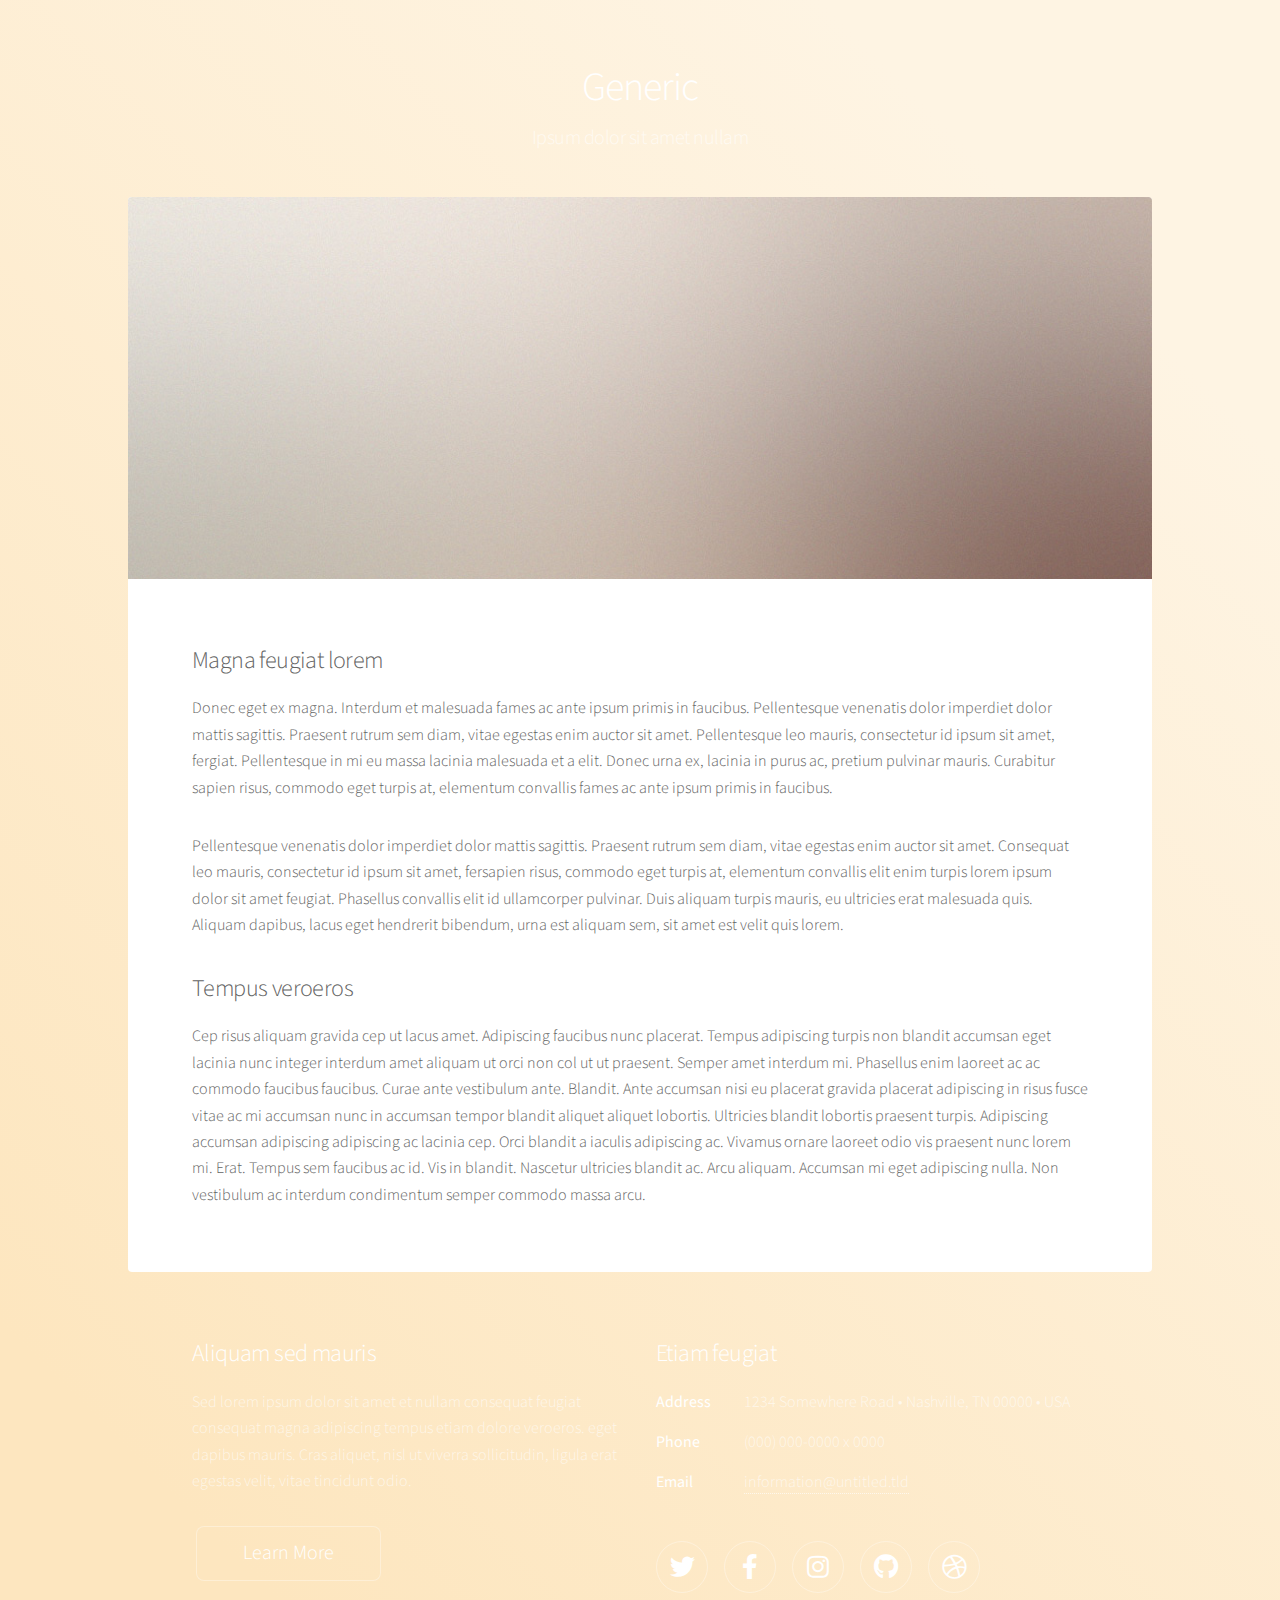
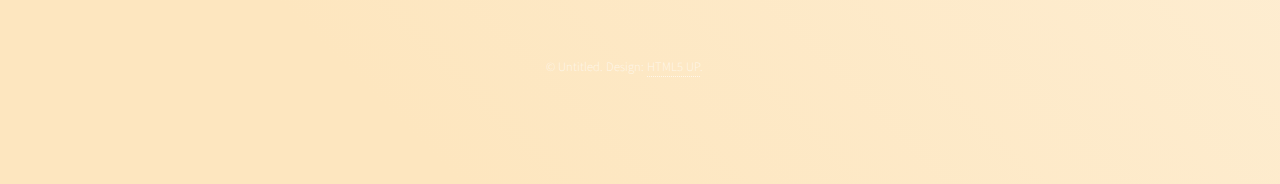
<file: generic.html>
<!DOCTYPE HTML>
<!--
	Stellar by HTML5 UP
	html5up.net | @ajlkn
	Free for personal and commercial use under the CCA 3.0 license (html5up.net/license)
-->
<html>
	<head>
		<title>Generic - Stellar by HTML5 UP</title>
		<meta charset="utf-8" />
		<meta name="viewport" content="width=device-width, initial-scale=1, user-scalable=no" />
		<link rel="stylesheet" href="assets/css/main.css" />
		<noscript><link rel="stylesheet" href="assets/css/noscript.css" /></noscript>
	</head>
	<body class="is-preload">

		<!-- Wrapper -->
			<div id="wrapper">

				<!-- Header -->
					<header id="header">
						<h1>Generic</h1>
						<p>Ipsum dolor sit amet nullam</p>
					</header>

				<!-- Main -->
					<div id="main">

						<!-- Content -->
							<section id="content" class="main">
								<span class="image main"><img src="images/pic04.jpg" alt="" /></span>
								<h2>Magna feugiat lorem</h2>
								<p>Donec eget ex magna. Interdum et malesuada fames ac ante ipsum primis in faucibus. Pellentesque venenatis dolor imperdiet dolor mattis sagittis. Praesent rutrum sem diam, vitae egestas enim auctor sit amet. Pellentesque leo mauris, consectetur id ipsum sit amet, fergiat. Pellentesque in mi eu massa lacinia malesuada et a elit. Donec urna ex, lacinia in purus ac, pretium pulvinar mauris. Curabitur sapien risus, commodo eget turpis at, elementum convallis fames ac ante ipsum primis in faucibus.</p>
								<p>Pellentesque venenatis dolor imperdiet dolor mattis sagittis. Praesent rutrum sem diam, vitae egestas enim auctor sit amet. Consequat leo mauris, consectetur id ipsum sit amet, fersapien risus, commodo eget turpis at, elementum convallis elit enim turpis lorem ipsum dolor sit amet feugiat. Phasellus convallis elit id ullamcorper pulvinar. Duis aliquam turpis mauris, eu ultricies erat malesuada quis. Aliquam dapibus, lacus eget hendrerit bibendum, urna est aliquam sem, sit amet est velit quis lorem.</p>
								<h2>Tempus veroeros</h2>
								<p>Cep risus aliquam gravida cep ut lacus amet. Adipiscing faucibus nunc placerat. Tempus adipiscing turpis non blandit accumsan eget lacinia nunc integer interdum amet aliquam ut orci non col ut ut praesent. Semper amet interdum mi. Phasellus enim laoreet ac ac commodo faucibus faucibus. Curae ante vestibulum ante. Blandit. Ante accumsan nisi eu placerat gravida placerat adipiscing in risus fusce vitae ac mi accumsan nunc in accumsan tempor blandit aliquet aliquet lobortis. Ultricies blandit lobortis praesent turpis. Adipiscing accumsan adipiscing adipiscing ac lacinia cep. Orci blandit a iaculis adipiscing ac. Vivamus ornare laoreet odio vis praesent nunc lorem mi. Erat. Tempus sem faucibus ac id. Vis in blandit. Nascetur ultricies blandit ac. Arcu aliquam. Accumsan mi eget adipiscing nulla. Non vestibulum ac interdum condimentum semper commodo massa arcu.</p>
							</section>

					</div>

				<!-- Footer -->
					<footer id="footer">
						<section>
							<h2>Aliquam sed mauris</h2>
							<p>Sed lorem ipsum dolor sit amet et nullam consequat feugiat consequat magna adipiscing tempus etiam dolore veroeros. eget dapibus mauris. Cras aliquet, nisl ut viverra sollicitudin, ligula erat egestas velit, vitae tincidunt odio.</p>
							<ul class="actions">
								<li><a href="#" class="button">Learn More</a></li>
							</ul>
						</section>
						<section>
							<h2>Etiam feugiat</h2>
							<dl class="alt">
								<dt>Address</dt>
								<dd>1234 Somewhere Road &bull; Nashville, TN 00000 &bull; USA</dd>
								<dt>Phone</dt>
								<dd>(000) 000-0000 x 0000</dd>
								<dt>Email</dt>
								<dd><a href="#">information@untitled.tld</a></dd>
							</dl>
							<ul class="icons">
								<li><a href="#" class="icon brands fa-twitter alt"><span class="label">Twitter</span></a></li>
								<li><a href="#" class="icon brands fa-facebook-f alt"><span class="label">Facebook</span></a></li>
								<li><a href="#" class="icon brands fa-instagram alt"><span class="label">Instagram</span></a></li>
								<li><a href="#" class="icon brands fa-github alt"><span class="label">GitHub</span></a></li>
								<li><a href="#" class="icon brands fa-dribbble alt"><span class="label">Dribbble</span></a></li>
							</ul>
						</section>
						<p class="copyright">&copy; Untitled. Design: <a href="https://html5up.net">HTML5 UP</a>.</p>
					</footer>

			</div>

		<!-- Scripts -->
			<script src="assets/js/jquery.min.js"></script>
			<script src="assets/js/jquery.scrollex.min.js"></script>
			<script src="assets/js/jquery.scrolly.min.js"></script>
			<script src="assets/js/browser.min.js"></script>
			<script src="assets/js/breakpoints.min.js"></script>
			<script src="assets/js/util.js"></script>
			<script src="assets/js/main.js"></script>

	</body>
</html>
</file>
<file: assets/css/noscript.css>
/*
	Stellar by HTML5 UP
	html5up.net | @ajlkn
	Free for personal and commercial use under the CCA 3.0 license (html5up.net/license)
*/

/* Header */

	body.is-preload #header.alt > * {
		opacity: 1;
	}

	body.is-preload #header.alt .logo {
		-moz-transform: none;
		-webkit-transform: none;
		-ms-transform: none;
		transform: none;
	}
</file>
<file: assets/css/main.css>
@import url(fontawesome-all.min.css);
@import 'https://fonts.googleapis.com/css?family=Source+Sans+Pro:300,400';

/*
	Stellar by HTML5 UP
	html5up.net | @ajlkn
	Free for personal and commercial use under the CCA 3.0 license (html5up.net/license)
*/

html,
body,
div,
span,
applet,
object,
iframe,
h1,
h2,
h3,
h4,
h5,
h6,
p,
blockquote,
pre,
a,
abbr,
acronym,
address,
big,
cite,
code,
del,
dfn,
em,
img,
ins,
kbd,
q,
s,
samp,
small,
strike,
strong,
sub,
sup,
tt,
var,
b,
u,
i,
center,
dl,
dt,
dd,
ol,
ul,
li,
fieldset,
form,
label,
legend,
table,
caption,
tbody,
tfoot,
thead,
tr,
th,
td,
article,
aside,
canvas,
details,
embed,
figure,
figcaption,
footer,
header,
hgroup,
menu,
nav,
output,
ruby,
section,
summary,
time,
mark,
audio,
video {
	margin: 0;
	padding: 0;
	border: 0;
	font-size: 100%;
	font: inherit;
	vertical-align: baseline;
}

article,
aside,
details,
figcaption,
figure,
footer,
header,
hgroup,
menu,
nav,
section {
	display: block;
}

body {
	line-height: 1;
}

ol,
ul {
	list-style: none;
}

blockquote,
q {
	quotes: none;
}

blockquote:before,
blockquote:after,
q:before,
q:after {
	content: '';
	content: none;
}

table {
	border-collapse: collapse;
	border-spacing: 0;
}

body {
	-webkit-text-size-adjust: none;
}

mark {
	background-color: transparent;
	color: inherit;
}

input::-moz-focus-inner {
	border: 0;
	padding: 0;
}

input,
select,
textarea {
	-moz-appearance: none;
	-webkit-appearance: none;
	-ms-appearance: none;
	appearance: none;
}

/* Basic */

@-ms-viewport {
	width: device-width;
}

body {
	-ms-overflow-style: scrollbar;
}

@media screen and (max-width: 480px) {

	html,
	body {
		min-width: 320px;
	}

}

html {
	box-sizing: border-box;
}

*,
*:before,
*:after {
	box-sizing: inherit;
}

body {
	background-color: #faebd0;
	background: -moz-linear-gradient(45deg, #fde6bf 15%, #fef4e3 85%);
	background: -webkit-linear-gradient(45deg, #fde6bf 15%, #fef4e3 85%);
	background: -ms-linear-gradient(45deg, #fde6bf 15%, #fef4e3 85%);
	background: linear-gradient(45deg, #fde6bf 15%, #fef4e3 85%);
}

body.is-preload *,
body.is-preload *:before,
body.is-preload *:after {
	-moz-animation: none !important;
	-webkit-animation: none !important;
	-ms-animation: none !important;
	animation: none !important;
	-moz-transition: none !important;
	-webkit-transition: none !important;
	-ms-transition: none !important;
	transition: none !important;
}

/* Type */

body {
	background-color: #fef4e3;
	color: rgba(255, 255, 255, 0.65);
}

body,
input,
select,
textarea {
	font-family: "Source Sans Pro", Helvetica, sans-serif;
	font-size: 17pt;
	font-weight: 300;
	line-height: 1.65;
}

@media screen and (max-width: 1680px) {

	body,
	input,
	select,
	textarea {
		font-size: 14pt;
	}

}

@media screen and (max-width: 1280px) {

	body,
	input,
	select,
	textarea {
		font-size: 12pt;
	}

}

@media screen and (max-width: 360px) {

	body,
	input,
	select,
	textarea {
		font-size: 11pt;
	}

}

a {
	-moz-transition: color 0.2s ease, border-bottom 0.2s ease;
	-webkit-transition: color 0.2s ease, border-bottom 0.2s ease;
	-ms-transition: color 0.2s ease, border-bottom 0.2s ease;
	transition: color 0.2s ease, border-bottom 0.2s ease;
	text-decoration: none;
	border-bottom: dotted 1px;
	color: inherit;
}

a:hover {
	border-bottom-color: transparent;
}

strong,
b {
	font-weight: 400;
}

em,
i {
	font-style: italic;
}

p {
	margin: 0 0 2em 0;
}

p.content {
	-moz-columns: 20em 2;
	-webkit-columns: 20em 2;
	-ms-columns: 20em 2;
	columns: 20em 2;
	-moz-column-gap: 2em;
	-webkit-column-gap: 2em;
	-ms-column-gap: 2em;
	column-gap: 2em;
	text-align: justify;
}

h1,
h2,
h3,
h4,
h5,
h6 {
	font-weight: 300;
	line-height: 1.5;
	margin: 0 0 0.7em 0;
	letter-spacing: -0.025em;
}

h1 a,
h2 a,
h3 a,
h4 a,
h5 a,
h6 a {
	color: inherit;
	text-decoration: none;
}

h1 {
	font-size: 2.5em;
	line-height: 1.2;
}

h2 {
	font-size: 1.5em;
}

h3 {
	font-size: 1.25em;
}

h4 {
	font-size: 1.1em;
}

h5 {
	font-size: 0.9em;
}

h6 {
	font-size: 0.7em;
}

@media screen and (max-width: 736px) {

	h1 {
		font-size: 2em;
	}

}

sub {
	font-size: 0.8em;
	position: relative;
	top: 0.5em;
}

sup {
	font-size: 0.8em;
	position: relative;
	top: -0.5em;
}

blockquote {
	border-left: solid 4px;
	font-style: italic;
	margin: 0 0 2em 0;
	padding: 0.5em 0 0.5em 2em;
}

code {
	border-radius: 8px;
	border: solid 1px;
	font-family: "Courier New", monospace;
	font-size: 0.9em;
	margin: 0 0.25em;
	padding: 0.25em 0.65em;
}

pre {
	-webkit-overflow-scrolling: touch;
	font-family: "Courier New", monospace;
	font-size: 0.9em;
	margin: 0 0 2em 0;
}

pre code {
	display: block;
	line-height: 1.75;
	padding: 1em 1.5em;
	overflow-x: auto;
}

hr {
	border: 0;
	border-bottom: solid 1px;
	margin: 2em 0;
}

hr.major {
	margin: 3em 0;
}

.align-left {
	text-align: left;
}

.align-center {
	text-align: center;
}

.align-right {
	text-align: right;
}

input,
select,
textarea {
	color: #ffffff;
}

a:hover {
	color: #ffffff;
}

strong,
b {
	color: #ffffff;
}

h1,
h2,
h3,
h4,
h5,
h6 {
	color: #ffffff;
}

blockquote {
	border-left-color: rgba(255, 255, 255, 0.35);
}

code {
	background: rgba(255, 255, 255, 0.075);
	border-color: rgba(255, 255, 255, 0.35);
}

hr {
	border-bottom-color: rgba(255, 255, 255, 0.35);
}

/* Row */

.row {
	display: flex;
	flex-wrap: wrap;
	box-sizing: border-box;
	align-items: stretch;
}

.row>* {
	box-sizing: border-box;
}

.row.gtr-uniform>*> :last-child {
	margin-bottom: 0;
}

.row.aln-left {
	justify-content: flex-start;
}

.row.aln-center {
	justify-content: center;
}

.row.aln-right {
	justify-content: flex-end;
}

.row.aln-top {
	align-items: flex-start;
}

.row.aln-middle {
	align-items: center;
}

.row.aln-bottom {
	align-items: flex-end;
}

.row>.imp {
	order: -1;
}

.row>.col-1 {
	width: 8.33333%;
}

.row>.off-1 {
	margin-left: 8.33333%;
}

.row>.col-2 {
	width: 16.66667%;
}

.row>.off-2 {
	margin-left: 16.66667%;
}

.row>.col-3 {
	width: 25%;
}

.row>.off-3 {
	margin-left: 25%;
}

.row>.col-4 {
	width: 33.33333%;
}

.row>.off-4 {
	margin-left: 33.33333%;
}

.row>.col-5 {
	width: 41.66667%;
}

.row>.off-5 {
	margin-left: 41.66667%;
}

.row>.col-6 {
	width: 50%;
}

.row>.off-6 {
	margin-left: 50%;
}

.row>.col-7 {
	width: 58.33333%;
}

.row>.off-7 {
	margin-left: 58.33333%;
}

.row>.col-8 {
	width: 66.66667%;
}

.row>.off-8 {
	margin-left: 66.66667%;
}

.row>.col-9 {
	width: 75%;
}

.row>.off-9 {
	margin-left: 75%;
}

.row>.col-10 {
	width: 83.33333%;
}

.row>.off-10 {
	margin-left: 83.33333%;
}

.row>.col-11 {
	width: 91.66667%;
}

.row>.off-11 {
	margin-left: 91.66667%;
}

.row>.col-12 {
	width: 100%;
}

.row>.off-12 {
	margin-left: 100%;
}

.row.gtr-0 {
	margin-top: 0;
	margin-left: 0em;
}

.row.gtr-0>* {
	padding: 0 0 0 0em;
}

.row.gtr-0.gtr-uniform {
	margin-top: 0em;
}

.row.gtr-0.gtr-uniform>* {
	padding-top: 0em;
}

.row.gtr-25 {
	margin-top: 0;
	margin-left: -0.375em;
}

.row.gtr-25>* {
	padding: 0 0 0 0.375em;
}

.row.gtr-25.gtr-uniform {
	margin-top: -0.375em;
}

.row.gtr-25.gtr-uniform>* {
	padding-top: 0.375em;
}

.row.gtr-50 {
	margin-top: 0;
	margin-left: -0.75em;
}

.row.gtr-50>* {
	padding: 0 0 0 0.75em;
}

.row.gtr-50.gtr-uniform {
	margin-top: -0.75em;
}

.row.gtr-50.gtr-uniform>* {
	padding-top: 0.75em;
}

.row {
	margin-top: 0;
	margin-left: -1.5em;
}

.row>* {
	padding: 0 0 0 1.5em;
}

.row.gtr-uniform {
	margin-top: -1.5em;
}

.row.gtr-uniform>* {
	padding-top: 1.5em;
}

.row.gtr-150 {
	margin-top: 0;
	margin-left: -2.25em;
}

.row.gtr-150>* {
	padding: 0 0 0 2.25em;
}

.row.gtr-150.gtr-uniform {
	margin-top: -2.25em;
}

.row.gtr-150.gtr-uniform>* {
	padding-top: 2.25em;
}

.row.gtr-200 {
	margin-top: 0;
	margin-left: -3em;
}

.row.gtr-200>* {
	padding: 0 0 0 3em;
}

.row.gtr-200.gtr-uniform {
	margin-top: -3em;
}

.row.gtr-200.gtr-uniform>* {
	padding-top: 3em;
}

@media screen and (max-width: 1680px) {

	.row {
		display: flex;
		flex-wrap: wrap;
		box-sizing: border-box;
		align-items: stretch;
	}

	.row>* {
		box-sizing: border-box;
	}

	.row.gtr-uniform>*> :last-child {
		margin-bottom: 0;
	}

	.row.aln-left {
		justify-content: flex-start;
	}

	.row.aln-center {
		justify-content: center;
	}

	.row.aln-right {
		justify-content: flex-end;
	}

	.row.aln-top {
		align-items: flex-start;
	}

	.row.aln-middle {
		align-items: center;
	}

	.row.aln-bottom {
		align-items: flex-end;
	}

	.row>.imp-xlarge {
		order: -1;
	}

	.row>.col-1-xlarge {
		width: 8.33333%;
	}

	.row>.off-1-xlarge {
		margin-left: 8.33333%;
	}

	.row>.col-2-xlarge {
		width: 16.66667%;
	}

	.row>.off-2-xlarge {
		margin-left: 16.66667%;
	}

	.row>.col-3-xlarge {
		width: 25%;
	}

	.row>.off-3-xlarge {
		margin-left: 25%;
	}

	.row>.col-4-xlarge {
		width: 33.33333%;
	}

	.row>.off-4-xlarge {
		margin-left: 33.33333%;
	}

	.row>.col-5-xlarge {
		width: 41.66667%;
	}

	.row>.off-5-xlarge {
		margin-left: 41.66667%;
	}

	.row>.col-6-xlarge {
		width: 50%;
	}

	.row>.off-6-xlarge {
		margin-left: 50%;
	}

	.row>.col-7-xlarge {
		width: 58.33333%;
	}

	.row>.off-7-xlarge {
		margin-left: 58.33333%;
	}

	.row>.col-8-xlarge {
		width: 66.66667%;
	}

	.row>.off-8-xlarge {
		margin-left: 66.66667%;
	}

	.row>.col-9-xlarge {
		width: 75%;
	}

	.row>.off-9-xlarge {
		margin-left: 75%;
	}

	.row>.col-10-xlarge {
		width: 83.33333%;
	}

	.row>.off-10-xlarge {
		margin-left: 83.33333%;
	}

	.row>.col-11-xlarge {
		width: 91.66667%;
	}

	.row>.off-11-xlarge {
		margin-left: 91.66667%;
	}

	.row>.col-12-xlarge {
		width: 100%;
	}

	.row>.off-12-xlarge {
		margin-left: 100%;
	}

	.row.gtr-0 {
		margin-top: 0;
		margin-left: 0em;
	}

	.row.gtr-0>* {
		padding: 0 0 0 0em;
	}

	.row.gtr-0.gtr-uniform {
		margin-top: 0em;
	}

	.row.gtr-0.gtr-uniform>* {
		padding-top: 0em;
	}

	.row.gtr-25 {
		margin-top: 0;
		margin-left: -0.375em;
	}

	.row.gtr-25>* {
		padding: 0 0 0 0.375em;
	}

	.row.gtr-25.gtr-uniform {
		margin-top: -0.375em;
	}

	.row.gtr-25.gtr-uniform>* {
		padding-top: 0.375em;
	}

	.row.gtr-50 {
		margin-top: 0;
		margin-left: -0.75em;
	}

	.row.gtr-50>* {
		padding: 0 0 0 0.75em;
	}

	.row.gtr-50.gtr-uniform {
		margin-top: -0.75em;
	}

	.row.gtr-50.gtr-uniform>* {
		padding-top: 0.75em;
	}

	.row {
		margin-top: 0;
		margin-left: -1.5em;
	}

	.row>* {
		padding: 0 0 0 1.5em;
	}

	.row.gtr-uniform {
		margin-top: -1.5em;
	}

	.row.gtr-uniform>* {
		padding-top: 1.5em;
	}

	.row.gtr-150 {
		margin-top: 0;
		margin-left: -2.25em;
	}

	.row.gtr-150>* {
		padding: 0 0 0 2.25em;
	}

	.row.gtr-150.gtr-uniform {
		margin-top: -2.25em;
	}

	.row.gtr-150.gtr-uniform>* {
		padding-top: 2.25em;
	}

	.row.gtr-200 {
		margin-top: 0;
		margin-left: -3em;
	}

	.row.gtr-200>* {
		padding: 0 0 0 3em;
	}

	.row.gtr-200.gtr-uniform {
		margin-top: -3em;
	}

	.row.gtr-200.gtr-uniform>* {
		padding-top: 3em;
	}

}

@media screen and (max-width: 1280px) {

	.row {
		display: flex;
		flex-wrap: wrap;
		box-sizing: border-box;
		align-items: stretch;
	}

	.row>* {
		box-sizing: border-box;
	}

	.row.gtr-uniform>*> :last-child {
		margin-bottom: 0;
	}

	.row.aln-left {
		justify-content: flex-start;
	}

	.row.aln-center {
		justify-content: center;
	}

	.row.aln-right {
		justify-content: flex-end;
	}

	.row.aln-top {
		align-items: flex-start;
	}

	.row.aln-middle {
		align-items: center;
	}

	.row.aln-bottom {
		align-items: flex-end;
	}

	.row>.imp-large {
		order: -1;
	}

	.row>.col-1-large {
		width: 8.33333%;
	}

	.row>.off-1-large {
		margin-left: 8.33333%;
	}

	.row>.col-2-large {
		width: 16.66667%;
	}

	.row>.off-2-large {
		margin-left: 16.66667%;
	}

	.row>.col-3-large {
		width: 25%;
	}

	.row>.off-3-large {
		margin-left: 25%;
	}

	.row>.col-4-large {
		width: 33.33333%;
	}

	.row>.off-4-large {
		margin-left: 33.33333%;
	}

	.row>.col-5-large {
		width: 41.66667%;
	}

	.row>.off-5-large {
		margin-left: 41.66667%;
	}

	.row>.col-6-large {
		width: 50%;
	}

	.row>.off-6-large {
		margin-left: 50%;
	}

	.row>.col-7-large {
		width: 58.33333%;
	}

	.row>.off-7-large {
		margin-left: 58.33333%;
	}

	.row>.col-8-large {
		width: 66.66667%;
	}

	.row>.off-8-large {
		margin-left: 66.66667%;
	}

	.row>.col-9-large {
		width: 75%;
	}

	.row>.off-9-large {
		margin-left: 75%;
	}

	.row>.col-10-large {
		width: 83.33333%;
	}

	.row>.off-10-large {
		margin-left: 83.33333%;
	}

	.row>.col-11-large {
		width: 91.66667%;
	}

	.row>.off-11-large {
		margin-left: 91.66667%;
	}

	.row>.col-12-large {
		width: 100%;
	}

	.row>.off-12-large {
		margin-left: 100%;
	}

	.row.gtr-0 {
		margin-top: 0;
		margin-left: 0em;
	}

	.row.gtr-0>* {
		padding: 0 0 0 0em;
	}

	.row.gtr-0.gtr-uniform {
		margin-top: 0em;
	}

	.row.gtr-0.gtr-uniform>* {
		padding-top: 0em;
	}

	.row.gtr-25 {
		margin-top: 0;
		margin-left: -0.375em;
	}

	.row.gtr-25>* {
		padding: 0 0 0 0.375em;
	}

	.row.gtr-25.gtr-uniform {
		margin-top: -0.375em;
	}

	.row.gtr-25.gtr-uniform>* {
		padding-top: 0.375em;
	}

	.row.gtr-50 {
		margin-top: 0;
		margin-left: -0.75em;
	}

	.row.gtr-50>* {
		padding: 0 0 0 0.75em;
	}

	.row.gtr-50.gtr-uniform {
		margin-top: -0.75em;
	}

	.row.gtr-50.gtr-uniform>* {
		padding-top: 0.75em;
	}

	.row {
		margin-top: 0;
		margin-left: -1.5em;
	}

	.row>* {
		padding: 0 0 0 1.5em;
	}

	.row.gtr-uniform {
		margin-top: -1.5em;
	}

	.row.gtr-uniform>* {
		padding-top: 1.5em;
	}

	.row.gtr-150 {
		margin-top: 0;
		margin-left: -2.25em;
	}

	.row.gtr-150>* {
		padding: 0 0 0 2.25em;
	}

	.row.gtr-150.gtr-uniform {
		margin-top: -2.25em;
	}

	.row.gtr-150.gtr-uniform>* {
		padding-top: 2.25em;
	}

	.row.gtr-200 {
		margin-top: 0;
		margin-left: -3em;
	}

	.row.gtr-200>* {
		padding: 0 0 0 3em;
	}

	.row.gtr-200.gtr-uniform {
		margin-top: -3em;
	}

	.row.gtr-200.gtr-uniform>* {
		padding-top: 3em;
	}

}

@media screen and (max-width: 980px) {

	.row {
		display: flex;
		flex-wrap: wrap;
		box-sizing: border-box;
		align-items: stretch;
	}

	.row>* {
		box-sizing: border-box;
	}

	.row.gtr-uniform>*> :last-child {
		margin-bottom: 0;
	}

	.row.aln-left {
		justify-content: flex-start;
	}

	.row.aln-center {
		justify-content: center;
	}

	.row.aln-right {
		justify-content: flex-end;
	}

	.row.aln-top {
		align-items: flex-start;
	}

	.row.aln-middle {
		align-items: center;
	}

	.row.aln-bottom {
		align-items: flex-end;
	}

	.row>.imp-medium {
		order: -1;
	}

	.row>.col-1-medium {
		width: 8.33333%;
	}

	.row>.off-1-medium {
		margin-left: 8.33333%;
	}

	.row>.col-2-medium {
		width: 16.66667%;
	}

	.row>.off-2-medium {
		margin-left: 16.66667%;
	}

	.row>.col-3-medium {
		width: 25%;
	}

	.row>.off-3-medium {
		margin-left: 25%;
	}

	.row>.col-4-medium {
		width: 33.33333%;
	}

	.row>.off-4-medium {
		margin-left: 33.33333%;
	}

	.row>.col-5-medium {
		width: 41.66667%;
	}

	.row>.off-5-medium {
		margin-left: 41.66667%;
	}

	.row>.col-6-medium {
		width: 50%;
	}

	.row>.off-6-medium {
		margin-left: 50%;
	}

	.row>.col-7-medium {
		width: 58.33333%;
	}

	.row>.off-7-medium {
		margin-left: 58.33333%;
	}

	.row>.col-8-medium {
		width: 66.66667%;
	}

	.row>.off-8-medium {
		margin-left: 66.66667%;
	}

	.row>.col-9-medium {
		width: 75%;
	}

	.row>.off-9-medium {
		margin-left: 75%;
	}

	.row>.col-10-medium {
		width: 83.33333%;
	}

	.row>.off-10-medium {
		margin-left: 83.33333%;
	}

	.row>.col-11-medium {
		width: 91.66667%;
	}

	.row>.off-11-medium {
		margin-left: 91.66667%;
	}

	.row>.col-12-medium {
		width: 100%;
	}

	.row>.off-12-medium {
		margin-left: 100%;
	}

	.row.gtr-0 {
		margin-top: 0;
		margin-left: 0em;
	}

	.row.gtr-0>* {
		padding: 0 0 0 0em;
	}

	.row.gtr-0.gtr-uniform {
		margin-top: 0em;
	}

	.row.gtr-0.gtr-uniform>* {
		padding-top: 0em;
	}

	.row.gtr-25 {
		margin-top: 0;
		margin-left: -0.375em;
	}

	.row.gtr-25>* {
		padding: 0 0 0 0.375em;
	}

	.row.gtr-25.gtr-uniform {
		margin-top: -0.375em;
	}

	.row.gtr-25.gtr-uniform>* {
		padding-top: 0.375em;
	}

	.row.gtr-50 {
		margin-top: 0;
		margin-left: -0.75em;
	}

	.row.gtr-50>* {
		padding: 0 0 0 0.75em;
	}

	.row.gtr-50.gtr-uniform {
		margin-top: -0.75em;
	}

	.row.gtr-50.gtr-uniform>* {
		padding-top: 0.75em;
	}

	.row {
		margin-top: 0;
		margin-left: -1.5em;
	}

	.row>* {
		padding: 0 0 0 1.5em;
	}

	.row.gtr-uniform {
		margin-top: -1.5em;
	}

	.row.gtr-uniform>* {
		padding-top: 1.5em;
	}

	.row.gtr-150 {
		margin-top: 0;
		margin-left: -2.25em;
	}

	.row.gtr-150>* {
		padding: 0 0 0 2.25em;
	}

	.row.gtr-150.gtr-uniform {
		margin-top: -2.25em;
	}

	.row.gtr-150.gtr-uniform>* {
		padding-top: 2.25em;
	}

	.row.gtr-200 {
		margin-top: 0;
		margin-left: -3em;
	}

	.row.gtr-200>* {
		padding: 0 0 0 3em;
	}

	.row.gtr-200.gtr-uniform {
		margin-top: -3em;
	}

	.row.gtr-200.gtr-uniform>* {
		padding-top: 3em;
	}

}

@media screen and (max-width: 736px) {

	.row {
		display: flex;
		flex-wrap: wrap;
		box-sizing: border-box;
		align-items: stretch;
	}

	.row>* {
		box-sizing: border-box;
	}

	.row.gtr-uniform>*> :last-child {
		margin-bottom: 0;
	}

	.row.aln-left {
		justify-content: flex-start;
	}

	.row.aln-center {
		justify-content: center;
	}

	.row.aln-right {
		justify-content: flex-end;
	}

	.row.aln-top {
		align-items: flex-start;
	}

	.row.aln-middle {
		align-items: center;
	}

	.row.aln-bottom {
		align-items: flex-end;
	}

	.row>.imp-small {
		order: -1;
	}

	.row>.col-1-small {
		width: 8.33333%;
	}

	.row>.off-1-small {
		margin-left: 8.33333%;
	}

	.row>.col-2-small {
		width: 16.66667%;
	}

	.row>.off-2-small {
		margin-left: 16.66667%;
	}

	.row>.col-3-small {
		width: 25%;
	}

	.row>.off-3-small {
		margin-left: 25%;
	}

	.row>.col-4-small {
		width: 33.33333%;
	}

	.row>.off-4-small {
		margin-left: 33.33333%;
	}

	.row>.col-5-small {
		width: 41.66667%;
	}

	.row>.off-5-small {
		margin-left: 41.66667%;
	}

	.row>.col-6-small {
		width: 50%;
	}

	.row>.off-6-small {
		margin-left: 50%;
	}

	.row>.col-7-small {
		width: 58.33333%;
	}

	.row>.off-7-small {
		margin-left: 58.33333%;
	}

	.row>.col-8-small {
		width: 66.66667%;
	}

	.row>.off-8-small {
		margin-left: 66.66667%;
	}

	.row>.col-9-small {
		width: 75%;
	}

	.row>.off-9-small {
		margin-left: 75%;
	}

	.row>.col-10-small {
		width: 83.33333%;
	}

	.row>.off-10-small {
		margin-left: 83.33333%;
	}

	.row>.col-11-small {
		width: 91.66667%;
	}

	.row>.off-11-small {
		margin-left: 91.66667%;
	}

	.row>.col-12-small {
		width: 100%;
	}

	.row>.off-12-small {
		margin-left: 100%;
	}

	.row.gtr-0 {
		margin-top: 0;
		margin-left: 0em;
	}

	.row.gtr-0>* {
		padding: 0 0 0 0em;
	}

	.row.gtr-0.gtr-uniform {
		margin-top: 0em;
	}

	.row.gtr-0.gtr-uniform>* {
		padding-top: 0em;
	}

	.row.gtr-25 {
		margin-top: 0;
		margin-left: -0.25em;
	}

	.row.gtr-25>* {
		padding: 0 0 0 0.25em;
	}

	.row.gtr-25.gtr-uniform {
		margin-top: -0.25em;
	}

	.row.gtr-25.gtr-uniform>* {
		padding-top: 0.25em;
	}

	.row.gtr-50 {
		margin-top: 0;
		margin-left: -0.5em;
	}

	.row.gtr-50>* {
		padding: 0 0 0 0.5em;
	}

	.row.gtr-50.gtr-uniform {
		margin-top: -0.5em;
	}

	.row.gtr-50.gtr-uniform>* {
		padding-top: 0.5em;
	}

	.row {
		margin-top: 0;
		margin-left: -1em;
	}

	.row>* {
		padding: 0 0 0 1em;
	}

	.row.gtr-uniform {
		margin-top: -1em;
	}

	.row.gtr-uniform>* {
		padding-top: 1em;
	}

	.row.gtr-150 {
		margin-top: 0;
		margin-left: -1.5em;
	}

	.row.gtr-150>* {
		padding: 0 0 0 1.5em;
	}

	.row.gtr-150.gtr-uniform {
		margin-top: -1.5em;
	}

	.row.gtr-150.gtr-uniform>* {
		padding-top: 1.5em;
	}

	.row.gtr-200 {
		margin-top: 0;
		margin-left: -2em;
	}

	.row.gtr-200>* {
		padding: 0 0 0 2em;
	}

	.row.gtr-200.gtr-uniform {
		margin-top: -2em;
	}

	.row.gtr-200.gtr-uniform>* {
		padding-top: 2em;
	}

}

@media screen and (max-width: 480px) {

	.row {
		display: flex;
		flex-wrap: wrap;
		box-sizing: border-box;
		align-items: stretch;
	}

	.row>* {
		box-sizing: border-box;
	}

	.row.gtr-uniform>*> :last-child {
		margin-bottom: 0;
	}

	.row.aln-left {
		justify-content: flex-start;
	}

	.row.aln-center {
		justify-content: center;
	}

	.row.aln-right {
		justify-content: flex-end;
	}

	.row.aln-top {
		align-items: flex-start;
	}

	.row.aln-middle {
		align-items: center;
	}

	.row.aln-bottom {
		align-items: flex-end;
	}

	.row>.imp-xsmall {
		order: -1;
	}

	.row>.col-1-xsmall {
		width: 8.33333%;
	}

	.row>.off-1-xsmall {
		margin-left: 8.33333%;
	}

	.row>.col-2-xsmall {
		width: 16.66667%;
	}

	.row>.off-2-xsmall {
		margin-left: 16.66667%;
	}

	.row>.col-3-xsmall {
		width: 25%;
	}

	.row>.off-3-xsmall {
		margin-left: 25%;
	}

	.row>.col-4-xsmall {
		width: 33.33333%;
	}

	.row>.off-4-xsmall {
		margin-left: 33.33333%;
	}

	.row>.col-5-xsmall {
		width: 41.66667%;
	}

	.row>.off-5-xsmall {
		margin-left: 41.66667%;
	}

	.row>.col-6-xsmall {
		width: 50%;
	}

	.row>.off-6-xsmall {
		margin-left: 50%;
	}

	.row>.col-7-xsmall {
		width: 58.33333%;
	}

	.row>.off-7-xsmall {
		margin-left: 58.33333%;
	}

	.row>.col-8-xsmall {
		width: 66.66667%;
	}

	.row>.off-8-xsmall {
		margin-left: 66.66667%;
	}

	.row>.col-9-xsmall {
		width: 75%;
	}

	.row>.off-9-xsmall {
		margin-left: 75%;
	}

	.row>.col-10-xsmall {
		width: 83.33333%;
	}

	.row>.off-10-xsmall {
		margin-left: 83.33333%;
	}

	.row>.col-11-xsmall {
		width: 91.66667%;
	}

	.row>.off-11-xsmall {
		margin-left: 91.66667%;
	}

	.row>.col-12-xsmall {
		width: 100%;
	}

	.row>.off-12-xsmall {
		margin-left: 100%;
	}

	.row.gtr-0 {
		margin-top: 0;
		margin-left: 0em;
	}

	.row.gtr-0>* {
		padding: 0 0 0 0em;
	}

	.row.gtr-0.gtr-uniform {
		margin-top: 0em;
	}

	.row.gtr-0.gtr-uniform>* {
		padding-top: 0em;
	}

	.row.gtr-25 {
		margin-top: 0;
		margin-left: -0.3125em;
	}

	.row.gtr-25>* {
		padding: 0 0 0 0.3125em;
	}

	.row.gtr-25.gtr-uniform {
		margin-top: -0.3125em;
	}

	.row.gtr-25.gtr-uniform>* {
		padding-top: 0.3125em;
	}

	.row.gtr-50 {
		margin-top: 0;
		margin-left: -0.625em;
	}

	.row.gtr-50>* {
		padding: 0 0 0 0.625em;
	}

	.row.gtr-50.gtr-uniform {
		margin-top: -0.625em;
	}

	.row.gtr-50.gtr-uniform>* {
		padding-top: 0.625em;
	}

	.row {
		margin-top: 0;
		margin-left: -1.25em;
	}

	.row>* {
		padding: 0 0 0 1.25em;
	}

	.row.gtr-uniform {
		margin-top: -1.25em;
	}

	.row.gtr-uniform>* {
		padding-top: 1.25em;
	}

	.row.gtr-150 {
		margin-top: 0;
		margin-left: -1.875em;
	}

	.row.gtr-150>* {
		padding: 0 0 0 1.875em;
	}

	.row.gtr-150.gtr-uniform {
		margin-top: -1.875em;
	}

	.row.gtr-150.gtr-uniform>* {
		padding-top: 1.875em;
	}

	.row.gtr-200 {
		margin-top: 0;
		margin-left: -2.5em;
	}

	.row.gtr-200>* {
		padding: 0 0 0 2.5em;
	}

	.row.gtr-200.gtr-uniform {
		margin-top: -2.5em;
	}

	.row.gtr-200.gtr-uniform>* {
		padding-top: 2.5em;
	}

}

/* Box */

.box {
	border-radius: 8px;
	border: solid;
	margin-bottom: 2em;
	padding: 1.5em;
}

.box> :last-child,
.box> :last-child> :last-child,
.box> :last-child> :last-child> :last-child {
	margin-bottom: 0;
}

.box.alt {
	border: 0;
	border-radius: 0;
	padding: 0;
}

.box {
	border-color: rgba(255, 255, 255, 0.35);
}

/* Button */

input[type="submit"],
input[type="reset"],
input[type="button"],
button,
.button {
	-moz-appearance: none;
	-webkit-appearance: none;
	-ms-appearance: none;
	appearance: none;
	-moz-transition: background-color 0.2s ease-in-out, color 0.2s ease-in-out;
	-webkit-transition: background-color 0.2s ease-in-out, color 0.2s ease-in-out;
	-ms-transition: background-color 0.2s ease-in-out, color 0.2s ease-in-out;
	transition: background-color 0.2s ease-in-out, color 0.2s ease-in-out;
	border-radius: 8px;
	border: 0;
	cursor: pointer;
	display: inline-block;
	font-weight: 300;
	height: 2.75em;
	line-height: 2.75em;
	min-width: 9.25em;
	padding: 0 1.5em;
	text-align: center;
	text-decoration: none;
	white-space: nowrap;
}

input[type="submit"].icon,
input[type="reset"].icon,
input[type="button"].icon,
button.icon,
.button.icon {
	padding-left: 1.35em;
}

input[type="submit"].icon:before,
input[type="reset"].icon:before,
input[type="button"].icon:before,
button.icon:before,
.button.icon:before {
	margin-right: 0.5em;
}

input[type="submit"].fit,
input[type="reset"].fit,
input[type="button"].fit,
button.fit,
.button.fit {
	width: 100%;
}

input[type="submit"].small,
input[type="reset"].small,
input[type="button"].small,
button.small,
.button.small {
	font-size: 0.8em;
}

input[type="submit"].large,
input[type="reset"].large,
input[type="button"].large,
button.large,
.button.large {
	font-size: 1.35em;
}

input[type="submit"].disabled,
input[type="submit"]:disabled,
input[type="reset"].disabled,
input[type="reset"]:disabled,
input[type="button"].disabled,
input[type="button"]:disabled,
button.disabled,
button:disabled,
.button.disabled,
.button:disabled {
	pointer-events: none;
	opacity: 0.25;
}

@media screen and (max-width: 736px) {

	input[type="submit"],
	input[type="reset"],
	input[type="button"],
	button,
	.button {
		min-width: 0;
	}

}

input[type="submit"],
input[type="reset"],
input[type="button"],
button,
.button {
	background-color: transparent;
	box-shadow: inset 0 0 0 1px rgba(255, 255, 255, 0.35);
	color: #ffffff !important;
}

input[type="submit"]:hover,
input[type="reset"]:hover,
input[type="button"]:hover,
button:hover,
.button:hover {
	background-color: rgba(255, 255, 255, 0.075);
}

input[type="submit"]:active,
input[type="reset"]:active,
input[type="button"]:active,
button:active,
.button:active {
	background-color: rgba(255, 255, 255, 0.2);
}

input[type="submit"].icon:before,
input[type="reset"].icon:before,
input[type="button"].icon:before,
button.icon:before,
.button.icon:before {
	color: rgba(255, 255, 255, 0.5);
}

input[type="submit"].primary,
input[type="reset"].primary,
input[type="button"].primary,
button.primary,
.button.primary {
	background-color: #8cc9f0;
	color: #ffffff !important;
	box-shadow: none;
}

input[type="submit"].primary:hover,
input[type="reset"].primary:hover,
input[type="button"].primary:hover,
button.primary:hover,
.button.primary:hover {
	background-color: #9acff2;
}

input[type="submit"].primary:active,
input[type="reset"].primary:active,
input[type="button"].primary:active,
button.primary:active,
.button.primary:active {
	background-color: #7ec3ee;
}

input[type="submit"].primary.icon:before,
input[type="reset"].primary.icon:before,
input[type="button"].primary.icon:before,
button.primary.icon:before,
.button.primary.icon:before {
	color: #ffffff !important;
}

/* Form */

form {
	margin: 0 0 2em 0;
}

label {
	display: block;
	font-size: 0.9em;
	font-weight: 400;
	margin: 0 0 1em 0;
}

input[type="text"],
input[type="password"],
input[type="email"],
select,
textarea {
	-moz-appearance: none;
	-webkit-appearance: none;
	-ms-appearance: none;
	appearance: none;
	border-radius: 8px;
	border: solid 1px;
	color: inherit;
	display: block;
	outline: 0;
	padding: 0 1em;
	text-decoration: none;
	width: 100%;
}

input[type="text"]:invalid,
input[type="password"]:invalid,
input[type="email"]:invalid,
select:invalid,
textarea:invalid {
	box-shadow: none;
}

select {
	background-size: 1.25rem;
	background-repeat: no-repeat;
	background-position: calc(100% - 1rem) center;
	height: 2.75em;
	padding-right: 2.75em;
	text-overflow: ellipsis;
}

select:focus::-ms-value {
	background-color: transparent;
}

select::-ms-expand {
	display: none;
}

input[type="text"],
input[type="password"],
input[type="email"],
select {
	height: 2.75em;
}

textarea {
	padding: 0.75em 1em;
}

input[type="checkbox"],
input[type="radio"] {
	-moz-appearance: none;
	-webkit-appearance: none;
	-ms-appearance: none;
	appearance: none;
	display: block;
	float: left;
	margin-right: -2em;
	opacity: 0;
	width: 1em;
	z-index: -1;
}

input[type="checkbox"]+label,
input[type="radio"]+label {
	text-decoration: none;
	cursor: pointer;
	display: inline-block;
	font-size: 1em;
	font-weight: 300;
	padding-left: 2.4em;
	padding-right: 0.75em;
	position: relative;
}

input[type="checkbox"]+label:before,
input[type="radio"]+label:before {
	-moz-osx-font-smoothing: grayscale;
	-webkit-font-smoothing: antialiased;
	display: inline-block;
	font-style: normal;
	font-variant: normal;
	text-rendering: auto;
	line-height: 1;
	text-transform: none !important;
	font-family: 'Font Awesome 5 Free';
	font-weight: 900;
}

input[type="checkbox"]+label:before,
input[type="radio"]+label:before {
	border-radius: 8px;
	border: solid 1px;
	content: '';
	display: inline-block;
	font-size: 0.8em;
	height: 2.0625em;
	left: 0;
	line-height: 2.0625em;
	position: absolute;
	text-align: center;
	top: 0;
	width: 2.0625em;
}

input[type="checkbox"]:checked+label:before,
input[type="radio"]:checked+label:before {
	content: '\f00c';
}

input[type="checkbox"]+label:before {
	border-radius: 8px;
}

input[type="radio"]+label:before {
	border-radius: 100%;
}

::-webkit-input-placeholder {
	opacity: 1.0;
}

:-moz-placeholder {
	opacity: 1.0;
}

::-moz-placeholder {
	opacity: 1.0;
}

:-ms-input-placeholder {
	opacity: 1.0;
}

label {
	color: #ffffff;
}

input[type="text"],
input[type="password"],
input[type="email"],
select,
textarea {
	background-color: rgba(255, 255, 255, 0.075);
	border-color: rgba(255, 255, 255, 0.35);
}

input[type="text"]:focus,
input[type="password"]:focus,
input[type="email"]:focus,
select:focus,
textarea:focus {
	border-color: #8cc9f0;
	box-shadow: 0 0 0 1px #8cc9f0;
}

select {
	background-image: url("data:image/svg+xml;charset=utf8,%3Csvg xmlns='http://www.w3.org/2000/svg' width='40' height='40' preserveAspectRatio='none' viewBox='0 0 40 40'%3E%3Cpath d='M9.4,12.3l10.4,10.4l10.4-10.4c0.2-0.2,0.5-0.4,0.9-0.4c0.3,0,0.6,0.1,0.9,0.4l3.3,3.3c0.2,0.2,0.4,0.5,0.4,0.9 c0,0.4-0.1,0.6-0.4,0.9L20.7,31.9c-0.2,0.2-0.5,0.4-0.9,0.4c-0.3,0-0.6-0.1-0.9-0.4L4.3,17.3c-0.2-0.2-0.4-0.5-0.4-0.9 c0-0.4,0.1-0.6,0.4-0.9l3.3-3.3c0.2-0.2,0.5-0.4,0.9-0.4S9.1,12.1,9.4,12.3z' fill='rgba(255, 255, 255, 0.35)' /%3E%3C/svg%3E");
}

select option {
	color: #ffffff;
	background: #935d8c;
}

input[type="checkbox"]+label,
input[type="radio"]+label {
	color: rgba(255, 255, 255, 0.65);
}

input[type="checkbox"]+label:before,
input[type="radio"]+label:before {
	background: rgba(255, 255, 255, 0.075);
	border-color: rgba(255, 255, 255, 0.35);
}

input[type="checkbox"]:checked+label:before,
input[type="radio"]:checked+label:before {
	background-color: #ffffff;
	border-color: #ffffff;
	color: #935d8c;
}

input[type="checkbox"]:focus+label:before,
input[type="radio"]:focus+label:before {
	border-color: #8cc9f0;
	box-shadow: 0 0 0 1px #8cc9f0;
}

::-webkit-input-placeholder {
	color: rgba(255, 255, 255, 0.5) !important;
}

:-moz-placeholder {
	color: rgba(255, 255, 255, 0.5) !important;
}

::-moz-placeholder {
	color: rgba(255, 255, 255, 0.5) !important;
}

:-ms-input-placeholder {
	color: rgba(255, 255, 255, 0.5) !important;
}

.formerize-placeholder {
	color: rgba(255, 255, 255, 0.5) !important;
}

/* Icon */

.icon {
	text-decoration: none;
	-moz-transition: background-color 0.2s ease-in-out, color 0.2s ease-in-out;
	-webkit-transition: background-color 0.2s ease-in-out, color 0.2s ease-in-out;
	-ms-transition: background-color 0.2s ease-in-out, color 0.2s ease-in-out;
	transition: background-color 0.2s ease-in-out, color 0.2s ease-in-out;
	border-bottom: none;
	position: relative;
}

.icon:before {
	-moz-osx-font-smoothing: grayscale;
	-webkit-font-smoothing: antialiased;
	display: inline-block;
	font-style: normal;
	font-variant: normal;
	text-rendering: auto;
	line-height: 1;
	text-transform: none !important;
	font-family: 'Font Awesome 5 Free';
	font-weight: 400;
}

.icon>.label {
	display: none;
}

.icon:before {
	line-height: solid;
}

.icon.solid:before {
	font-weight: 900;
}

.icon.brands:before {
	font-family: 'Font Awesome 5 Brands';
}

.icon.major {
	border: solid 1px;
	display: inline-block;
	border-radius: 100%;
	padding: 0.65em;
	margin: 0 0 2em 0;
	cursor: default;
}

.icon.major:before {
	display: inline-block;
	font-size: 6.25rem;
	width: 2.25em;
	height: 2.25em;
	line-height: 2.2em;
	border-radius: 100%;
	border: solid 1px;
	text-align: center;
}

.icon.alt {
	display: inline-block;
	border: solid 1px;
	border-radius: 100%;
}

.icon.alt:before {
	display: block;
	font-size: 1.25em;
	width: 2em;
	height: 2em;
	text-align: center;
	line-height: 2em;
}

.icon.style1 {
	color: #efa8b0;
}

.icon.style2 {
	color: #c79cc8;
}

.icon.style3 {
	color: #a89cc8;
}

.icon.style4 {
	color: #9bb2e1;
}

.icon.style5 {
	color: #8cc9f0;
}

@media screen and (max-width: 1680px) {

	.icon.major:before {
		font-size: 5.5rem;
	}

}

@media screen and (max-width: 1280px) {

	.icon.major:before {
		font-size: 4.75rem;
	}

}

@media screen and (max-width: 736px) {

	.icon.major {
		margin: 0 0 1.5em 0;
		padding: 0.35em;
	}

	.icon.major:before {
		font-size: 3.5rem;
	}

}

.icon.major {
	border-color: rgba(255, 255, 255, 0.35);
}

.icon.major:before {
	border-color: rgba(255, 255, 255, 0.35);
}

.icon.alt {
	border-color: rgba(255, 255, 255, 0.35);
	color: #ffffff;
}

.icon.alt:hover {
	background-color: rgba(255, 255, 255, 0.075);
}

.icon.alt:active {
	background-color: rgba(255, 255, 255, 0.2);
}

/* Image */

.image {
	border-radius: 8px;
	border: 0;
	display: inline-block;
	position: relative;
}

.image img {
	border-radius: 8px;
	display: block;
}

.image.left,
.image.right {
	max-width: 40%;
}

.image.left img,
.image.right img {
	width: 100%;
}

.image.left {
	float: left;
	margin: 0 1.5em 1em 0;
	top: 0.25em;
}

.image.right {
	float: right;
	margin: 0 0 1em 1.5em;
	top: 0.25em;
}

.image.fit {
	display: block;
	margin: 0 0 2em 0;
	width: 100%;
}

.image.fit img {
	width: 100%;
}

.image.main {
	display: block;
	margin: 0 0 3em 0;
	width: 100%;
}

.image.main img {
	width: 100%;
}

#location .image img {
	max-width: 100%;
	height: auto;
	/* Maintain aspect ratio */
}

/* List */

ol {
	list-style: decimal;
	margin: 0 0 2em 0;
	padding-left: 1.25em;
}

ol li {
	padding-left: 0.25em;
}

ul {
	list-style: disc;
	margin: 0 0 2em 0;
	padding-left: 1em;
}

ul li {
	padding-left: 0.5em;
	font-size: 1.25em;
}

ul.alt {
	list-style: none;
	padding-left: 0;
}

ul.alt li {
	border-top: solid 1px;
	padding: 0.5em 0;
}

ul.alt li:first-child {
	border-top: 0;
	padding-top: 0;
}

dl {
	margin: 0 0 2em 0;
}

dl dt {
	display: block;
	font-weight: 400;
	margin: 0 0 1em 0;
}

dl dd {
	margin-left: 2em;
}

dl.alt dt {
	display: block;
	width: 3em;
	margin: 0;
	clear: left;
	float: left;
}

dl.alt dd {
	margin: 0 0 0.85em 5.5em;
}

dl.alt:after {
	content: '';
	display: block;
	clear: both;
}

ul.alt li {
	border-top-color: rgba(255, 255, 255, 0.35);
}

dl dt {
	color: #ffffff;
}

/* Actions */

ul.actions {
	display: -moz-flex;
	display: -webkit-flex;
	display: -ms-flex;
	display: flex;
	cursor: default;
	list-style: none;
	margin-left: -1em;
	padding-left: 0;
}

ul.actions li {
	padding: 0 0 0 1em;
	vertical-align: middle;
}

ul.actions.special {
	-moz-justify-content: center;
	-webkit-justify-content: center;
	-ms-justify-content: center;
	justify-content: center;
	width: 100%;
	margin-left: 0;
	align-self: right;
	display: flex;
	align-items: center;
	text-align: center;
	list-style: none;
	padding: 0;
}

ul.actions.special li:first-child {
	padding-left: 0;
}

ul.actions.stacked {
	-moz-flex-direction: column;
	-webkit-flex-direction: column;
	-ms-flex-direction: column;
	flex-direction: column;
	margin-left: 0;
}

ul.actions.stacked li {
	padding: 1.3em 0 0 0;
}

ul.actions.stacked li:first-child {
	padding-top: 0;
}

ul.actions.fit {
	width: calc(100% + 1em);
}

ul.actions.fit li {
	-moz-flex-grow: 1;
	-webkit-flex-grow: 1;
	-ms-flex-grow: 1;
	flex-grow: 1;
	-moz-flex-shrink: 1;
	-webkit-flex-shrink: 1;
	-ms-flex-shrink: 1;
	flex-shrink: 1;
	width: 100%;
}

ul.actions.fit li>* {
	width: 100%;
}

ul.actions.fit.stacked {
	width: 100%;
}

@media screen and (max-width: 480px) {

	ul.actions:not(.fixed) {
		-moz-flex-direction: column;
		-webkit-flex-direction: column;
		-ms-flex-direction: column;
		flex-direction: column;
		margin-left: 0;
		width: 100% !important;
	}

	ul.actions:not(.fixed) li {
		-moz-flex-grow: 1;
		-webkit-flex-grow: 1;
		-ms-flex-grow: 1;
		flex-grow: 1;
		-moz-flex-shrink: 1;
		-webkit-flex-shrink: 1;
		-ms-flex-shrink: 1;
		flex-shrink: 1;
		padding: 1em 0 0 0;
		text-align: center;
		width: 100%;
	}

	ul.actions:not(.fixed) li>* {
		width: 100%;
	}

	ul.actions:not(.fixed) li:first-child {
		padding-top: 0;
	}

	ul.actions:not(.fixed) li input[type="submit"],
	ul.actions:not(.fixed) li input[type="reset"],
	ul.actions:not(.fixed) li input[type="button"],
	ul.actions:not(.fixed) li button,
	ul.actions:not(.fixed) li .button {
		width: 100%;
	}

	ul.actions:not(.fixed) li input[type="submit"].icon:before,
	ul.actions:not(.fixed) li input[type="reset"].icon:before,
	ul.actions:not(.fixed) li input[type="button"].icon:before,
	ul.actions:not(.fixed) li button.icon:before,
	ul.actions:not(.fixed) li .button.icon:before {
		margin-left: -0.5rem;
	}

}

/* Icons */

ul.icons {
	cursor: default;
	list-style: none;
	padding-left: 0;
}

ul.icons li {
	display: inline-block;
	padding: 0 0.65em 0 0;
}

ul.icons li:last-child {
	padding-right: 0 !important;
}

/* Section/Article */

section.special,
article.special {
	text-align: justify;
}

header.major {
	margin-bottom: 3em;
}

header.major h2 {
	font-size: 2em;
}



section.special header.major h2:after,
article.special header.major h2:after {
	margin-left: auto;
	margin-right: auto;
}

header.major p {
	font-size: 1.25em;
	letter-spacing: -0.025em;
}



header.major.special {
	text-align: center;
}

header.major.special h2:after {
	margin-left: auto;
	margin-right: auto;
}

footer.major {
	margin-top: 3em;
}

@media screen and (max-width: 736px) {

	header.major {
		margin-bottom: 0;
	}

	header.major h2 {
		font-size: 1.5em;
	}

	header.major p {
		font-size: 1em;
		letter-spacing: 0;
	}

	header.major p br {
		display: none;
	}

	footer.major {
		margin-top: 0;
	}

}

header.major h2:after {
	background-color: rgba(255, 255, 255, 0.35);
}

/* Table */

.table-wrapper {
	-webkit-overflow-scrolling: touch;
	overflow-x: auto;
	width: 100%;
}

table {
	margin: 0 0 2em 0;
	width: 100%;
	text-align: left;
}

table tbody tr {
	border: solid 1px;
	border-left: 0;
	border-right: 0;
}

table td {
	padding: 0.75em 0.75em;
}

table th {
	font-size: 0.9em;
	font-weight: 400;
	padding: 0 0.75em 0.75em 0.75em;
	text-align: left;
}

table thead {
	border-bottom: solid 2px;
}

table tfoot {
	border-top: solid 2px;
}

table.alt {
	border-collapse: separate;
}

table.alt tbody tr td {
	border: solid 1px;
	border-left-width: 0;
	border-top-width: 0;
}

table.alt tbody tr td:first-child {
	border-left-width: 1px;
}

table.alt tbody tr:first-child td {
	border-top-width: 1px;
}

table.alt thead {
	border-bottom: 0;
}

table.alt tfoot {
	border-top: 0;
}

table tbody tr {
	border-color: rgba(255, 255, 255, 0.35);
}

table tbody tr:nth-child(2n + 1) {
	background-color: rgba(255, 255, 255, 0.075);
}

table th {
	color: #ffffff;
}

table thead {
	border-bottom-color: rgba(255, 255, 255, 0.35);
}

table tfoot {
	border-top-color: rgba(255, 255, 255, 0.35);
}

table.alt tbody tr td {
	border-color: rgba(255, 255, 255, 0.35);
}

/* Features */

.features {
	display: -moz-flex;
	display: -webkit-flex;
	display: -ms-flex;
	display: flex;
	-moz-flex-wrap: wrap;
	-webkit-flex-wrap: wrap;
	-ms-flex-wrap: wrap;
	flex-wrap: wrap;
	-moz-justify-content: center;
	-webkit-justify-content: center;
	-ms-justify-content: center;
	justify-content: center;
	width: calc(100% + 2em);
	margin: 0 0 3em -2em;
	padding: 0;
	list-style: none;
}

.features li {
	width: calc(33.33333% - 2em);
	margin-left: 2em;
	margin-top: 3em;
	padding: 0;
}

.features li:nth-child(1),
.features li:nth-child(2),
.features li:nth-child(3) {
	margin-top: 0;
}

.features li> :last-child {
	margin-bottom: 0;
}

@media screen and (max-width: 980px) {

	.features li {
		width: calc(50% - 2em);
	}

	.features li:nth-child(3) {
		margin-top: 3em;
	}

}

@media screen and (max-width: 736px) {

	.features {
		width: 100%;
		margin: 0 0 2em 0;
	}

	.features li {
		width: 100%;
		margin-left: 0;
		margin-top: 2em;
	}

	.features li:nth-child(2),
	.features li:nth-child(3) {
		margin-top: 2em;
	}

}

/* Statistics */

.statistics {
	display: -moz-flex;
	display: -webkit-flex;
	display: -ms-flex;
	display: flex;
	width: 100%;
	margin: 0 0 3em 0;
	padding: 0;
	list-style: none;
	cursor: default;
}

.statistics li {
	-moz-flex: 1;
	-webkit-flex: 1;
	-ms-flex: 1;
	flex: 1;
	padding: 1.5em;
	color: #ffffff;
	text-align: center;
}

.statistics li.style1 {
	background-color: #efa8b0;
}

.statistics li.style2 {
	background-color: #c79cc8;
}

.statistics li.style3 {
	background-color: #a89cc8;
}

.statistics li.style4 {
	background-color: #9bb2e1;
}

.statistics li.style5 {
	background-color: #8cc9f0;
}

.statistics li strong,
.statistics li b {
	display: block;
	font-size: 2em;
	line-height: 1.1;
	color: inherit !important;
	font-weight: 300;
	letter-spacing: -0.025em;
}

.statistics li:first-child {
	border-top-left-radius: 8px;
	border-bottom-left-radius: 8px;
}

.statistics li:last-child {
	border-top-right-radius: 8px;
	border-bottom-right-radius: 8px;
}

.statistics li .icon {
	display: inline-block;
}

.statistics li .icon:before {
	font-size: 2.75rem;
	line-height: 1.3;
}

@media screen and (max-width: 980px) {

	.statistics li strong,
	.statistics li b {
		font-size: 1.5em;
	}

}

@media screen and (max-width: 736px) {

	.statistics {
		display: block;
		width: 20em;
		max-width: 100%;
		margin: 0 auto 2em auto;
	}

	.statistics li:first-child {
		border-bottom-left-radius: 0;
		border-top-right-radius: 8px;
	}

	.statistics li:last-child {
		border-top-right-radius: 0;
		border-bottom-left-radius: 8px;
	}

	.statistics li .icon:before {
		font-size: 3.75rem;
	}

	.statistics li strong,
	.statistics li b {
		font-size: 2.5em;
	}

}

/* Spotlight */

.spotlight {
	display: -moz-flex;
	display: -webkit-flex;
	display: -ms-flex;
	display: flex;
	-moz-align-items: center;
	-webkit-align-items: center;
	-ms-align-items: center;
	align-items: center;
	text-align: justify;
	margin: 0 0 2em 0;
}

.spotlight .content {
	-moz-flex: 1;
	-webkit-flex: 1;
	-ms-flex: 1;
	flex: 1;
}

.spotlight .content> :last-child {
	margin-bottom: 0;
}

.spotlight .content header.major {
	margin: 0 0 2em 0;
}

.spotlight .image {
	position: relative;
	display: inline-block;
	margin-left: 4em;
	scale: 1;
	padding: 2em;
	border-radius: 45%;
	border: solid 0px;
	/*background-image: url('/beta/assets/css/images/spotlight.jpg');*/
	background-position: center center;
	background-repeat: no-repeat;
	background-size: contain;
	width: auto;
	/* Ensure the container has a width */
	height: auto;
	/* Ensure the container has a height */
}

.spotlight .image img {
	display: block;
	scale: 0.80;
	border-radius: 50%;
	width: 16em;
}

@media screen and (max-width: 980px) {

	.spotlight {
		-moz-flex-direction: column-reverse;
		-webkit-flex-direction: column-reverse;
		-ms-flex-direction: column-reverse;
		flex-direction: column-reverse;
		text-align: justify;
	}

	.spotlight .content {
		-moz-flex: 0 1 auto;
		-webkit-flex: 0 1 auto;
		-ms-flex: 0 1 auto;
		flex: 0 1 auto;
		width: 100%;
	}

	.spotlight .content header.major h2:after {
		margin-left: auto;
		margin-right: auto;
	}

	.spotlight .content .actions {
		-moz-justify-content: center;
		-webkit-justify-content: center;
		-ms-justify-content: center;
		justify-content: center;
		width: calc(100% + 1em);
	}

	.spotlight .image {
		-moz-flex: 0 1 auto;
		-webkit-flex: 0 1 auto;
		-ms-flex: 0 1 auto;
		flex: 0 1 auto;
		margin-left: 0;
		margin-bottom: 2em;
	}

}



.spotlight .image {
	border-color: rgba(255, 255, 255, 0.35);
}

/* Header */

#header {
	padding: 5em 5em 1em 5em;
	text-align: center;
}

#header h1 {
	margin: 0 0 0.25em 0;
	color: #ffffff;
}

#header p {
	font-size: 1.25em;
	letter-spacing: -0.025em;
}

#header.alt {
	padding: 12em 5em 4em 5em;
}

#header.alt h1 {
	font-size: 3.25em;
}

#header.alt>* {
	-moz-transition: opacity 3s ease;
	-webkit-transition: opacity 3s ease;
	-ms-transition: opacity 3s ease;
	transition: opacity 3s ease;
	-moz-transition-delay: 0.5s;
	-webkit-transition-delay: 0.5s;
	-ms-transition-delay: 0.5s;
	transition-delay: 0.5s;
	opacity: 1;
}

#header.alt .logo {
	-moz-transition: opacity 1.25s ease, -moz-transform 0.5s ease;
	-webkit-transition: opacity 1.25s ease, -webkit-transform 0.5s ease;
	-ms-transition: opacity 1.25s ease, -ms-transform 0.5s ease;
	transition: opacity 1.25s ease, transform 0.5s ease;
	-moz-transition-delay: 0s;
	-webkit-transition-delay: 0s;
	-ms-transition-delay: 0s;
	transition-delay: 0s;
	display: block;
	margin: 0 0 1.5em 0;
}

#header.alt .logo img {
	display: block;
	margin: 0 auto;
	max-width: 75%;
}

@media screen and (max-width: 1280px) {

	#header {
		padding: 4em 4em 0.1em 4em;
	}

	#header.alt {
		padding: 6em 4em 3em 4em;
	}

}

@media screen and (max-width: 980px) {

	#header {
		padding: 4em 3em 0.1em 3em;
	}

	#header.alt {
		padding: 5em 3em 2em 3em;
	}

}

@media screen and (max-width: 736px) {

	#header {
		padding: 3em 2em 0.1em 2em;
	}

	#header p {
		font-size: 1em;
		letter-spacing: 0;
	}

	#header p br {
		display: none;
	}

	#header.alt {
		padding: 4em 2em 1em 2em;
	}

	#header.alt h1 {
		font-size: 2.5em;
	}

}

@media screen and (max-width: 480px) {

	#header {
		padding: 3em 1.5em 0.1em 1.5em;
	}

	#header.alt {
		padding: 4em 1.5em 1em 1.5em;
	}

}

@media screen and (max-width: 360px) {

	#header {
		padding: 2.5em 1em 0.1em 1em;
	}

	#header.alt {
		padding: 3.5em 1em 0.5em 1em;
	}

}

body.is-preload #header.alt>* {
	opacity: 0;
}

body.is-preload #header.alt .logo {
	-moz-transform: scale(0.8) rotate(-30deg);
	-webkit-transform: scale(0.8) rotate(-30deg);
	-ms-transform: scale(0.8) rotate(-30deg);
	transform: scale(0.8) rotate(-30deg);
}

/* Nav */

#nav {
	-moz-transition: background-color 0.2s ease, border-top-left-radius 0.2s ease, border-top-right-radius 0.2s ease, padding 0.2s ease;
	-webkit-transition: background-color 0.2s ease, border-top-left-radius 0.2s ease, border-top-right-radius 0.2s ease, padding 0.2s ease;
	-ms-transition: background-color 0.2s ease, border-top-left-radius 0.2s ease, border-top-right-radius 0.2s ease, padding 0.2s ease;
	transition: background-color 0.2s ease, border-top-left-radius 0.2s ease, border-top-right-radius 0.2s ease, padding 0.2s ease;
	background-color: #fef4e3;
	color: #636363;
	position: relative;
	width: 64em;
	max-width: calc(100% - 4em);
	padding: 1em;
	background-color: #fef4e3;
	border-top-left-radius: 0.25em;
	border-top-right-radius: 0.25em;
	cursor: default;
	text-align: center;

}

#nav input,
#nav select,
#nav textarea {
	color: #636363;
}

#nav a:hover {
	color: #636363;
}

#nav strong,
#nav b {
	color: #636363;
}

#nav h1,
#nav h2,
#nav h3,
#nav h4,
#nav h5,
#nav h6 {
	color: #636363;
}

#nav blockquote {
	border-left-color: #dddddd;
}

#nav code {
	background: rgba(222, 222, 222, 0.25);
	border-color: #dddddd;
}

#nav hr {
	border-bottom-color: #dddddd;
}

#nav+#main {
	padding-top: 4.25em;
}

#nav ul {
	margin: 0;
	padding: 0;
	list-style: none;
}

#nav ul li {
	-moz-transition: margin 0.2s ease;
	-webkit-transition: margin 0.2s ease;
	-ms-transition: margin 0.2s ease;
	transition: margin 0.2s ease;
	display: inline-block;
	margin: 0 0.35em;
	padding: 0;
	vertical-align: middle;
	
}


#nav ul li a {
	-moz-transition: font-size 0.2s ease;
	-webkit-transition: font-size 0.2s ease;
	-ms-transition: font-size 0.2s ease;
	transition: font-size 0.2s ease;
	display: inline-block;
	height: 2.25em;
	line-height: 2.25em;
	padding: 0 1.25em;
	border: 0;
	border-radius: 8px;
	box-shadow: inset 0 0 0 1px transparent;
}

#nav ul li a:hover {
	background-color: rgba(222, 222, 222, 0.25);
}

#nav ul li a.active {
	background-color: #ffffff;
	box-shadow: none;
}

#nav.alt {
	position: fixed;
	top: 0;
	padding: 0.5em 1em;
	background-color: #fef4e3;
	border-top-left-radius: 0;
	border-top-right-radius: 0;
	z-index: 10000;
}

#nav.alt ul li {
	margin: 0 0.175em;
}

#nav.alt ul li a {
	font-size: 0.9em;
}

@media screen and (max-width: 480px) {

	#nav {
		font-size: calc(0.25em + 1vw);
		/* Dynamic font size for smaller screens */
		padding: 0px 0px;
		/* Adjust padding as needed */
		max-width: 100%;

	}

	#nav+#main {
		padding-top: 0;
	}

}

/* Main */

#main {
	background-color: #ffffff;
	color: #636363;
	border-radius: 0.25em;
}

#main input,
#main select,
#main textarea {
	color: #636363;
}

#main a:hover {
	color: #636363;
}

#main strong,
#main b {
	color: #636363;
}

#main h1,
#main h2,
#main h3,
#main h4,
#main h5,
#main h6 {
	color: #636363;
}

#main blockquote {
	border-left-color: #dddddd;
}

#main code {
	background: rgba(222, 222, 222, 0.25);
	border-color: #dddddd;
}

#main hr {
	border-bottom-color: #dddddd;
}

#main .box {
	border-color: #dddddd;
}

#main input[type="submit"],
#main input[type="reset"],
#main input[type="button"],
#main button,
#main .button {
	background-color: transparent;
	box-shadow: inset 0 0 0 1px #dddddd;
	color: #636363 !important;
}

#main input[type="submit"]:hover,
#main input[type="reset"]:hover,
#main input[type="button"]:hover,
#main button:hover,
#main .button:hover {
	background-color: rgba(222, 222, 222, 0.25);
}

#main input[type="submit"]:active,
#main input[type="reset"]:active,
#main input[type="button"]:active,
#main button:active,
#main .button:active {
	background-color: rgba(222, 222, 222, 0.5);
}

#main input[type="submit"].icon:before,
#main input[type="reset"].icon:before,
#main input[type="button"].icon:before,
#main button.icon:before,
#main .button.icon:before {
	color: rgba(99, 99, 99, 0.25);
}

#main input[type="submit"].primary,
#main input[type="reset"].primary,
#main input[type="button"].primary,
#main button.primary,
#main .button.primary {
	background-color: #8cc9f0;
	color: #ffffff !important;
	box-shadow: none;
}

#main input[type="submit"].primary:hover,
#main input[type="reset"].primary:hover,
#main input[type="button"].primary:hover,
#main button.primary:hover,
#main .button.primary:hover {
	background-color: #9acff2;
}

#main input[type="submit"].primary:active,
#main input[type="reset"].primary:active,
#main input[type="button"].primary:active,
#main button.primary:active,
#main .button.primary:active {
	background-color: #7ec3ee;
}

#main input[type="submit"].primary.icon:before,
#main input[type="reset"].primary.icon:before,
#main input[type="button"].primary.icon:before,
#main button.primary.icon:before,
#main .button.primary.icon:before {
	color: #ffffff !important;
}

#main label {
	color: #636363;
}

#main input[type="text"],
#main input[type="password"],
#main input[type="email"],
#main select,
#main textarea {
	background-color: rgba(222, 222, 222, 0.25);
	border-color: #dddddd;
}

#main input[type="text"]:focus,
#main input[type="password"]:focus,
#main input[type="email"]:focus,
#main select:focus,
#main textarea:focus {
	border-color: #8cc9f0;
	box-shadow: 0 0 0 1px #8cc9f0;
}

#main select {
	background-image: url("data:image/svg+xml;charset=utf8,%3Csvg xmlns='http://www.w3.org/2000/svg' width='40' height='40' preserveAspectRatio='none' viewBox='0 0 40 40'%3E%3Cpath d='M9.4,12.3l10.4,10.4l10.4-10.4c0.2-0.2,0.5-0.4,0.9-0.4c0.3,0,0.6,0.1,0.9,0.4l3.3,3.3c0.2,0.2,0.4,0.5,0.4,0.9 c0,0.4-0.1,0.6-0.4,0.9L20.7,31.9c-0.2,0.2-0.5,0.4-0.9,0.4c-0.3,0-0.6-0.1-0.9-0.4L4.3,17.3c-0.2-0.2-0.4-0.5-0.4-0.9 c0-0.4,0.1-0.6,0.4-0.9l3.3-3.3c0.2-0.2,0.5-0.4,0.9-0.4S9.1,12.1,9.4,12.3z' fill='%23dddddd' /%3E%3C/svg%3E");
}

#main select option {
	color: #636363;
	background: #ffffff;
}

#main input[type="checkbox"]+label,
#main input[type="radio"]+label {
	color: #636363;
}

#main input[type="checkbox"]+label:before,
#main input[type="radio"]+label:before {
	background: rgba(222, 222, 222, 0.25);
	border-color: #dddddd;
}

#main input[type="checkbox"]:checked+label:before,
#main input[type="radio"]:checked+label:before {
	background-color: #636363;
	border-color: #636363;
	color: #ffffff;
}

#main input[type="checkbox"]:focus+label:before,
#main input[type="radio"]:focus+label:before {
	border-color: #8cc9f0;
	box-shadow: 0 0 0 1px #8cc9f0;
}

#main ::-webkit-input-placeholder {
	color: rgba(99, 99, 99, 0.25) !important;
}

#main :-moz-placeholder {
	color: rgba(99, 99, 99, 0.25) !important;
}

#main ::-moz-placeholder {
	color: rgba(99, 99, 99, 0.25) !important;
}

#main :-ms-input-placeholder {
	color: rgba(99, 99, 99, 0.25) !important;
}

#main .formerize-placeholder {
	color: rgba(99, 99, 99, 0.25) !important;
}

#main .icon.major {
	border-color: #dddddd;
}

#main .icon.major:before {
	border-color: #dddddd;
}

#main .icon.alt {
	border-color: #dddddd;
	color: #636363;
}

#main .icon.alt:hover {
	background-color: rgba(222, 222, 222, 0.25);
}

#main .icon.alt:active {
	background-color: rgba(222, 222, 222, 0.5);
}

#main ul.alt li {
	border-top-color: #dddddd;
}

#main dl dt {
	color: #636363;
}

#main header.major h2:after {
	background-color: #dddddd;
	background-image: -moz-linear-gradient(90deg, #efa8b0, #a89cc8, #8cc9f0);
	background-image: -webkit-linear-gradient(90deg, #efa8b0, #a89cc8, #8cc9f0);
	background-image: -ms-linear-gradient(90deg, #efa8b0, #a89cc8, #8cc9f0);
	background-image: linear-gradient(90deg, #efa8b0, #a89cc8, #8cc9f0);
}

#main table tbody tr {
	border-color: #dddddd;
}

#main table tbody tr:nth-child(2n + 1) {
	background-color: rgba(222, 222, 222, 0.25);
}

#main table th {
	color: #636363;
}

#main table thead {
	border-bottom-color: #dddddd;
}

#main table tfoot {
	border-top-color: #dddddd;
}

#main table.alt tbody tr td {
	border-color: #dddddd;
}

#main .spotlight .image {
	border-color: #dddddd;
}

#main>.main {
	padding: 5em 5em 3em 5em;
	border-top: solid 1px #dddddd;
}

#main>.main:first-child {
	border-top: 0;
}

#main>.main>.image.main:first-child {
	margin: -5em 0 5em -5em;
	width: calc(100% + 10em);
	border-top-right-radius: 0.25em;
	border-top-left-radius: 0.25em;
	border-bottom-right-radius: 0;
	border-bottom-left-radius: 0;
}

#main>.main>.image.main:first-child img {
	border-top-right-radius: 0.25em;
	border-top-left-radius: 0.25em;
	border-bottom-right-radius: 0;
	border-bottom-left-radius: 0;
}

@media screen and (max-width: 1280px) {

	#main>.main {
		padding: 4em 4em 2em 4em;
	}

	#main>.main>.image.main:first-child {
		margin: -4em 0 4em -4em;
		width: calc(100% + 8em);
	}

}

@media screen and (max-width: 980px) {

	#main>.main {
		padding: 4em 3em 2em 3em;
	}

	#main>.main>.image.main:first-child {
		margin: -4em 0 4em -3em;
		width: calc(100% + 6em);
	}

}

@media screen and (max-width: 736px) {

	#main>.main {
		padding: 3em 2em 1em 2em;
	}

	#main>.main>.image.main:first-child {
		margin: -3em 0 2em -2em;
		width: calc(100% + 4em);
	}

}

@media screen and (max-width: 480px) {

	#main>.main {
		padding: 3em 1.5em 1em 1.5em;
	}

	#main>.main>.image.main:first-child {
		margin: -3em 0 1.5em -1.5em;
		width: calc(100% + 3em);
	}

}

@media screen and (max-width: 360px) {

	#main {
		border-radius: 0;
		
	}

	#main>.main {
		padding: 2.5em 1em 0.5em 1em;
	}

	#main>.main>.image.main:first-child {
		margin: -2.5em 0 1.5em -1em;
		width: calc(100% + 2em);
		border-radius: 0;
	}

	#main>.main>.image.main:first-child img {
		border-radius: 0;
	}

}

/* Footer */

#footer {
	display: -moz-flex;
	display: -webkit-flex;
	display: -ms-flex;
	display: flex;
	-moz-flex-wrap: wrap;
	-webkit-flex-wrap: wrap;
	-ms-flex-wrap: wrap;
	flex-wrap: wrap;
	padding: 5em 5em 3em 5em;
	width: calc(100% + 2em);
	margin: 0 0 3em -2em;
}

#footer>* {
	width: calc(50% - 2em);
	margin-left: 2em;
}

#footer .copyright {
	width: 100%;
	margin: 2.5em 0 2em 0;
	font-size: 0.8em;
	text-align: center;
}

@media screen and (max-width: 1280px) {

	#footer {
		padding: 4em 4em 2em 4em;
	}

}

@media screen and (max-width: 980px) {

	#footer {
		padding: 4em 3em 2em 3em;
		display: block;
		margin: 0 0 3em 0;
		width: 100%;
	}

	#footer>* {
		width: 100%;
		margin-left: 0;
		margin-bottom: 3em;
	}

	#footer .copyright {
		text-align: left;
	}

}

@media screen and (max-width: 736px) {

	#footer {
		padding: 3em 2em 1em 2em;
	}

}

@media screen and (max-width: 480px) {

	#footer {
		padding: 3em 1.5em 1em 1.5em;
	}

}

@media screen and (max-width: 480px) {

	#footer {
		padding: 2.5em 1em 0.5em 1em;
	}

}

/* Wrapper */

#wrapper {
	width: 64em;
	max-width: calc(100% - 4em);
	margin: 0 auto;
}

@media screen and (max-width: 480px) {

	#wrapper {
		max-width: calc(100% - 2em);
	}

}

@media screen and (max-width: 360px) {

	#wrapper {
		max-width: 100%;
	}

}

.image-gallery {
	display: flex;
	flex-wrap: wrap;
	gap: 10px;
	/* Adjust the gap between images as needed */
	justify-content: center;
	/* Center the images horizontally */
	margin-top: 20px;
	/* Add some space above the gallery */
	margin-bottom: 20px;
	/* Add some space below the gallery */
}

.image-gallery img {
	width: 400px;
	max-width: 100%;
	height: auto;
	object-fit: cover;
	border-radius: 5px;
	/* Optional: Add rounded corners to the images */
	box-shadow: 0 4px 8px rgba(0, 0, 0, 0.1);
	/* Optional: Add a subtle shadow */
}

.map-container {
	position: relative;
	padding-bottom: 56.25%;
	/* 16:9 aspect ratio */
	height: 0;
	overflow: hidden;
	max-width: 100%;
}

.map-container iframe {
	position: absolute;
	top: 0;
	left: 0;
	width: 100%;
	height: 100%;
	border: 0;
}

.column {
	flex: 50%;
	padding: 10px;
}

.column img {
	max-width: 100%;
	height: auto;
}

.column p {
	text-align: justify;
}

.iframe-container {
	position: relative;
	padding-bottom: 100%;
	height: 0;
	overflow: hidden;
	max-width: 100%;
	background: #ffffff;
	border: 1px solid #cccccc;
	border-radius: 8px;
}

.iframe-container iframe {
	position: absolute;
	top: 0;
	left: 0;
	width: 100%;
	height: 100%;
	border: 0;
}

@media only screen and (max-width: 600px) {
	.iframe-container {
		padding-bottom: 450%;
		/* Adjust based on aspect ratio */
		transform: scale(0.8);
	}
}

/* Styles for mobile devices */

.desktop-content {
	display: flex;
    justify-content: space-evenly;
	align-items: flex-start; /* Aligns items at the top */
    flex-wrap: wrap; /* Ensures responsiveness */
	width: 100%; /* Ensure it spans the full width of the container */
    
}

.desktop-content img {
	max-width: 200px;
	height: auto;
	
	
	
}

.payment-option {
	display: inline-flex;
	max-width: 200px;
	flex-direction: column; /* Keeps h4 above img */
    align-items: center;
    text-align: center;
    width: fit-content; /* Ensures the div doesn't expand unnecessarily */
	
}

@media only screen and (max-width: 768px) {
	.mobile-content {
		display: inline-block;
		
	}

	.desktop-content {
		display: none;
	}
}

/* Styles for desktop devices */
@media only screen and (min-width: 769px) {
	.mobile-content {
		display: none;
	}

	.desktop-content {
		display: flex;
		padding: 0;
		margin: 0;
		align-items: center;
		justify-content: space-evenly;
	}
}

#wrapper {
	position: relative;
}

.translate-widget {
	position: absolute;
	right: 0px;
	top: auto;
}

.language-selector {
	position: absolute;
	right: 0px;
	display: flex;
	justify-content: flex-end;
	gap: 10px;
	margin-bottom: 20px;
}

.language-selector button {
	display: block;
	align-items: center;
	text-align: center;
	align-content: center;
	gap: 5px;
	border: none;
	background: transparent;
	color: #007bff;
	/* Adjust color as needed */
	font-weight: bold;
	font-size: 10px;
	cursor: pointer;
	transition: color 0.3s ease;

}

.language-selector button:hover {
	background-color: #a05252;
}

/* Hide German text by default */
.lang.de {
	display: none;
}
</file>
